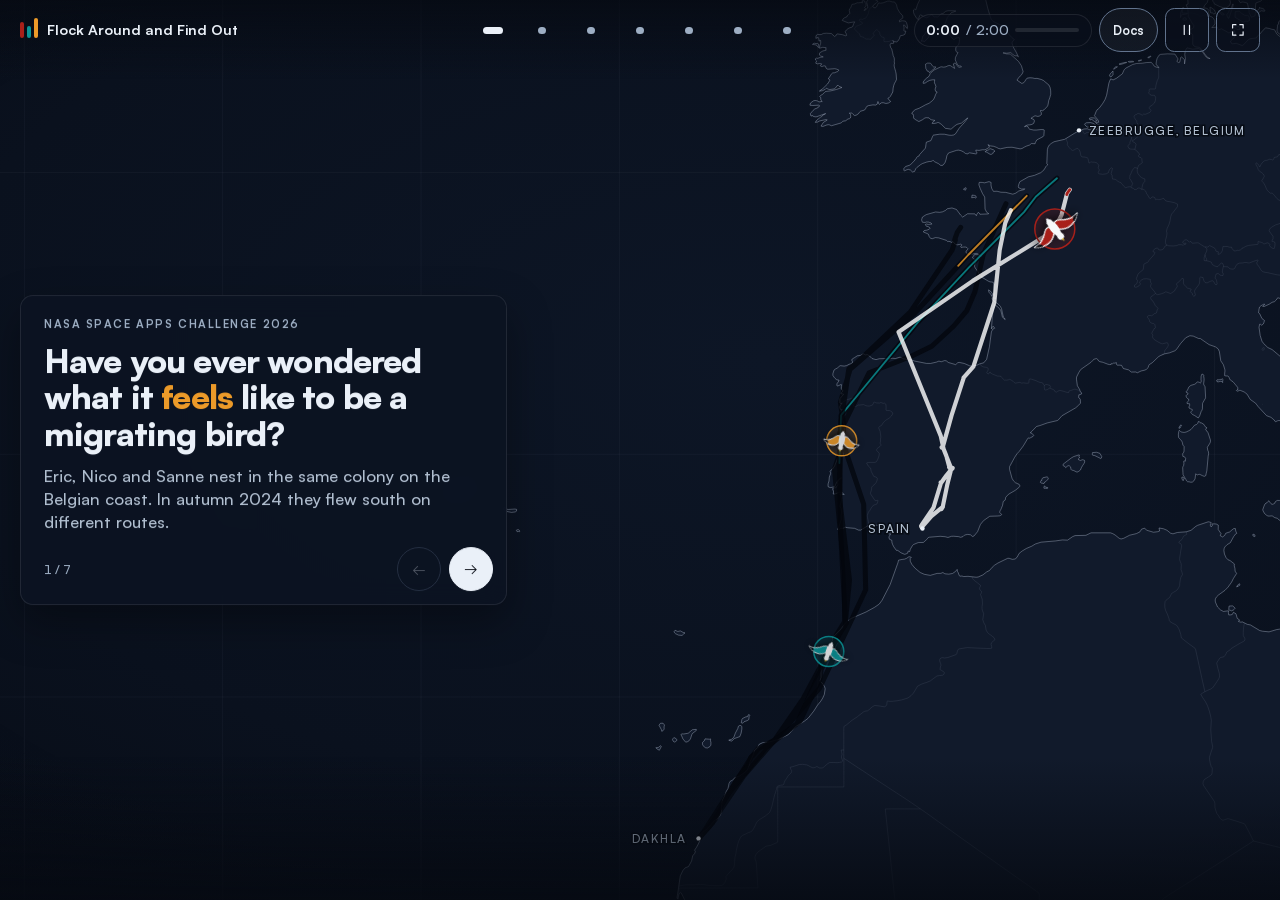
<file: index.html>
<!DOCTYPE html>
<html xmlns="http://www.w3.org/1999/xhtml" lang="en" xml:lang="en"><head>

<meta charset="utf-8">
<meta name="generator" content="quarto-1.9.38">

<meta name="viewport" content="width=device-width, initial-scale=1.0, user-scalable=yes">

<meta name="description" content="Follow three birds through a map and sound, with NASA temperature images and ERA5 wind">

<title>Flock Around and Find Out | Hear three gulls migrate</title>
<style>
/* Default styles provided by pandoc.
** See https://pandoc.org/MANUAL.html#variables-for-html for config info.
*/
code{white-space: pre-wrap;}
span.smallcaps{font-variant: small-caps;}
div.columns{display: flex; gap: min(4vw, 1.5em);}
div.column{flex: auto; overflow-x: auto;}
div.hanging-indent{margin-left: 1.5em; text-indent: -1.5em;}
ul.task-list{list-style: none;}
ul.task-list li input[type="checkbox"] {
  width: 0.8em;
  margin: 0 0.8em 0.2em -1em; /* quarto-specific, see https://github.com/quarto-dev/quarto-cli/issues/4556 */ 
  vertical-align: middle;
}
.display.math{display: block; text-align: center; margin: 0.5rem auto;}
</style>


<meta name="viewport" content="width=device-width, initial-scale=1, viewport-fit=cover">
<meta name="theme-color" content="#060a12">
<link rel="icon" href="data:image/svg+xml,%3Csvg xmlns='http://www.w3.org/2000/svg' viewBox='0 0 16 16'%3E%3Crect x='2' y='4' width='3' height='8' rx='1.5' fill='%23a8201a'/%3E%3Crect x='6.5' y='6' width='3' height='6' rx='1.5' fill='%230a9396'/%3E%3Crect x='11' y='2' width='3' height='10' rx='1.5' fill='%23ec9a29'/%3E%3C/svg%3E">
<link rel="preload" href="assets/data/daily.json" as="fetch" crossorigin="">
<link rel="preload" href="assets/data/countries-50m.json" as="fetch" crossorigin="">
<link rel="preload" href="assets/fonts/satoshi-500.woff2" as="font" type="font/woff2" crossorigin="">
<link rel="preload" href="assets/fonts/satoshi-700.woff2" as="font" type="font/woff2" crossorigin="">


<link rel="stylesheet" href="assets/css/app.css">
</head>

<body>





<main id="app" class="app" data-chapter="0"><header id="title-block-header" class="quarto-title-block"></header>
  <h1 class="sr-only">Flock Around and Find Out</h1>

  <!-- stack order: EIC raster, ERA5 wind, vectors -->
  <div class="map" id="map" aria-label="Interactive migration map">
    <canvas id="layer-eic" class="map-layer"></canvas>
    <canvas id="layer-wind" class="map-layer"></canvas>
    <svg id="layer-vector" class="map-layer" role="img" aria-labelledby="map-label">
      <title id="map-label">Routes of three gulls between Belgium and West Africa over a NASA temperature layer</title>
      <g class="g-viewport">
        <g class="g-graticule"></g>
        <g class="g-land"></g>
        <g class="g-routes"></g>
        <g class="g-stops"></g>
        <g class="g-places"></g>
      </g>
      <g class="g-arrow"></g>
      <g class="g-dot"></g>
      <g class="g-preview"></g>
    </svg>
    <div class="map-vignette" aria-hidden="true"></div>
  </div>
  <div class="temperature-key is-off" id="temperature-key"><span>Cooler</span><i id="map-temp-key"></i><span>Warmer</span></div>
  <header class="hud-top">
    <div class="brand"><span class="brand-mark" aria-hidden="true"><i></i><i></i><i></i></span><span class="brand-name">Flock Around and Find Out</span></div>
    <nav class="chapter-dots" aria-label="Chapters"></nav>
    <label class="sr-only" for="mobile-chapter">Chapter</label><select id="mobile-chapter" class="mobile-chapter" aria-label="Chapter"></select>
    <div class="hud-actions">
      <div class="pitch-timer" id="pitch-timer" title="Two-minute pitch timer">
        <span class="pt-time" id="pt-time">0:00</span><span class="pt-total">/ 2:00</span>
        <span class="pt-bar"><i id="pt-fill"></i></span>
      </div>
      <a class="ghost docs-link" href="documentation.html">Docs</a>
      <button type="button" class="icon-btn" id="btn-motion" aria-pressed="true" aria-label="Pause map animation" title="Pause map animation"><svg viewbox="0 0 24 24" aria-hidden="true"><path d="M8 5v14M16 5v14"></path></svg></button>
      <button type="button" class="icon-btn" id="btn-fullscreen" title="Fullscreen (F)" aria-label="Fullscreen">
        <svg viewbox="0 0 24 24" aria-hidden="true"><path d="M4 9V4h5M20 9V4h-5M4 15v5h5M20 15v5h-5"></path></svg>
      </button>
    </div>
  </header>
  <section class="story" aria-live="polite">
    <div class="story-inner" id="story"><p class="lede">Loading the journeys…</p></div>
    <div class="story-nav">
      <span class="story-count" id="story-count">1 / 7</span>
      <button type="button" class="nav-btn" id="btn-prev" aria-label="Previous chapter">←</button>
      <button type="button" class="nav-btn nav-next" id="btn-next" aria-label="Next chapter">→</button>
    </div>
  </section>
  <aside class="layers" aria-label="Layers and sound stems">
    <p class="panel-title">Choose what to hear</p>
    <div class="layer-list" id="layer-list"></div>
    <div class="legend">
      <div class="legend-row"><span>Cooler</span><i class="legend-temp" id="legend-temp"></i><span>Warmer</span></div>
    </div>
  </aside>
  <footer class="dock" aria-label="Player">
    <div class="bird-chips" role="group" aria-label="Choose a bird"></div>
    <button type="button" class="play" id="btn-play" aria-pressed="false" aria-label="Play">
      <svg class="i-play" viewbox="0 0 24 24" aria-hidden="true"><path d="M8 5v14l11-7z"></path></svg>
      <svg class="i-pause" viewbox="0 0 24 24" aria-hidden="true"><path d="M7 5h4v14H7zM13 5h4v14h-4z"></path></svg>
    </button>
    <div class="timeline">
      <svg id="timeline" aria-hidden="true"></svg>
      <label class="sr-only" for="journey-position">Journey position</label>
      <input id="journey-position" class="journey-position" type="range" min="0" max="30" step="0.05" value="0">
    </div>
    <dl class="readouts">
      <div><dt>Date</dt><dd id="ro-date">Loading</dd></div>
      <div><dt>Daily travel</dt><dd id="ro-km">Loading</dd></div>
      <div><dt>Image colour</dt><dd id="ro-temp"><i class="swatch"></i><span>Loading</span></dd></div>
      <div><dt>Wind</dt><dd id="ro-wind">Unavailable</dd></div>
    </dl>
  </footer>

  <p class="toast" id="toast" role="status" aria-live="polite"></p>
</main>
<dialog id="presenter" class="presenter" aria-labelledby="pv-title">
  <header class="pv-head">
    <div class="pv-timer"><b id="pv-time">0:00</b><span>/ 2:00</span></div>
    <div class="pv-bar" id="pv-bar"></div>
    <button type="button" class="ghost" id="pv-reset">Reset timer</button>
    <button type="button" class="ghost" id="pv-close">Close notes</button>
  </header>
  <div class="pv-main">
    <section class="pv-now">
      <p class="pv-label">Now · <span id="pv-chapter"></span> · <span id="pv-seconds"></span></p>
      <h2 id="pv-title"></h2>
      <p class="pv-script" id="pv-script"></p>
      <p class="pv-cue" id="pv-cue"></p>
    </section>
    <aside class="pv-next">
      <p class="pv-label">Next</p>
      <h2 id="pv-next"></h2>
    </aside>
  </div>
  <footer class="pv-foot">
    <button type="button" class="nav-btn" id="pv-prev" aria-label="Previous chapter">←</button>
    <button type="button" class="nav-btn nav-next" id="pv-go" aria-label="Next chapter">→</button>
  </footer>
</dialog>

<script src="assets/vendor/d3.v7.9.0.min.js"></script>
<script src="assets/vendor/topojson-client.v3.1.0.min.js"></script>
<script src="assets/js/kettle-sound.js"></script>
<script src="assets/js/app.js"></script>






</body></html>
</file>
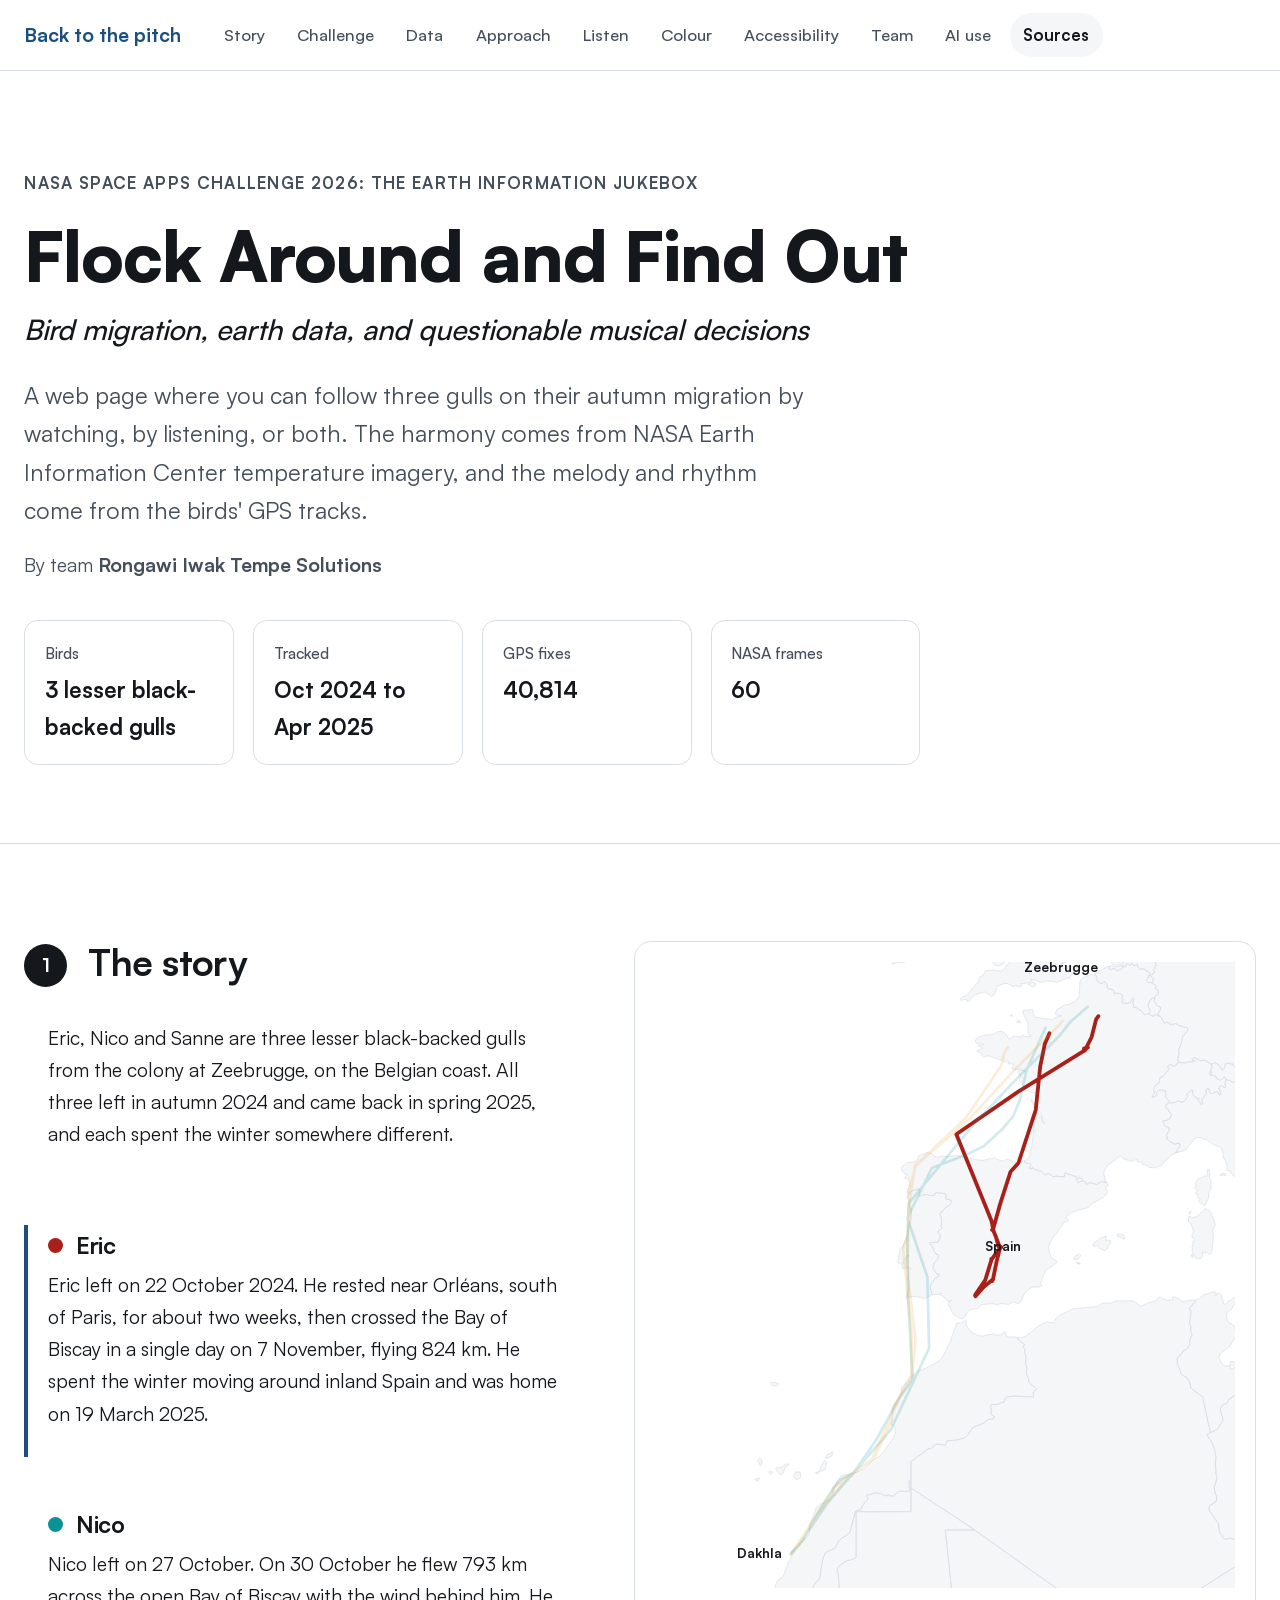
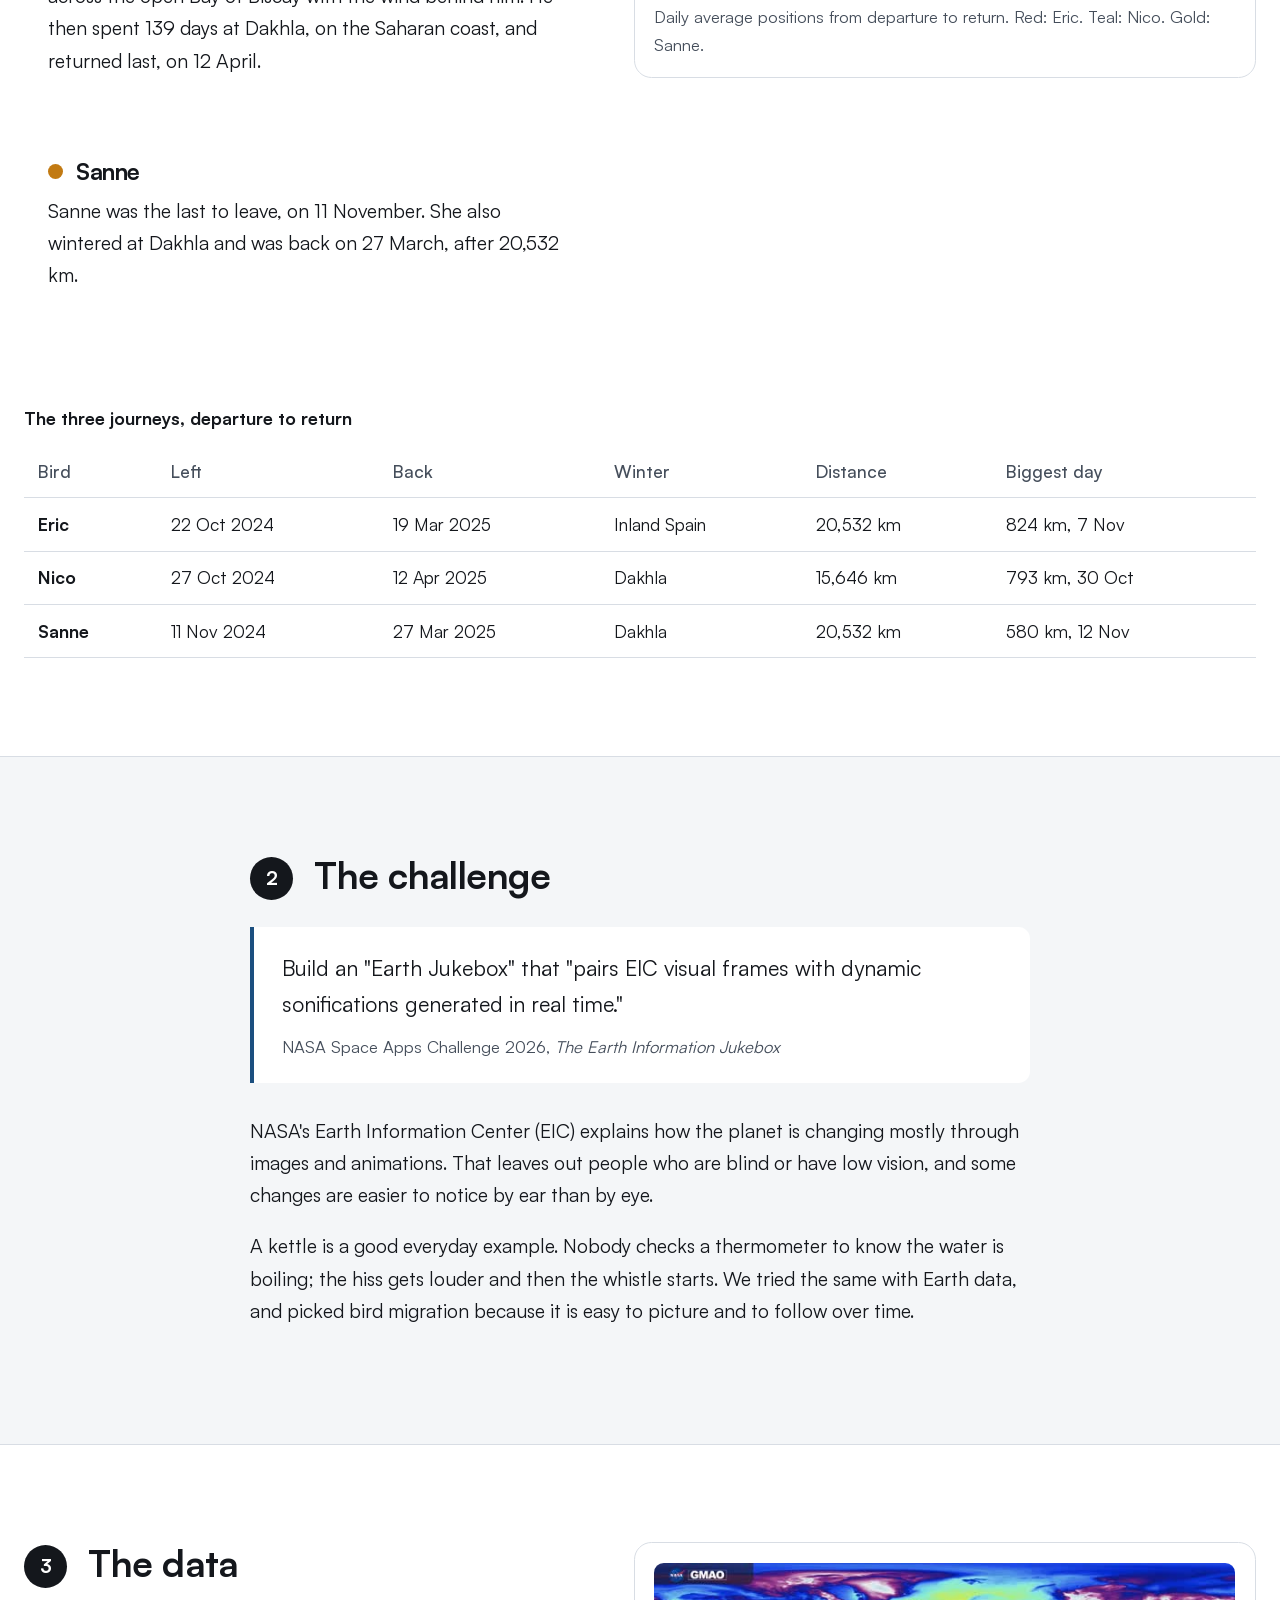
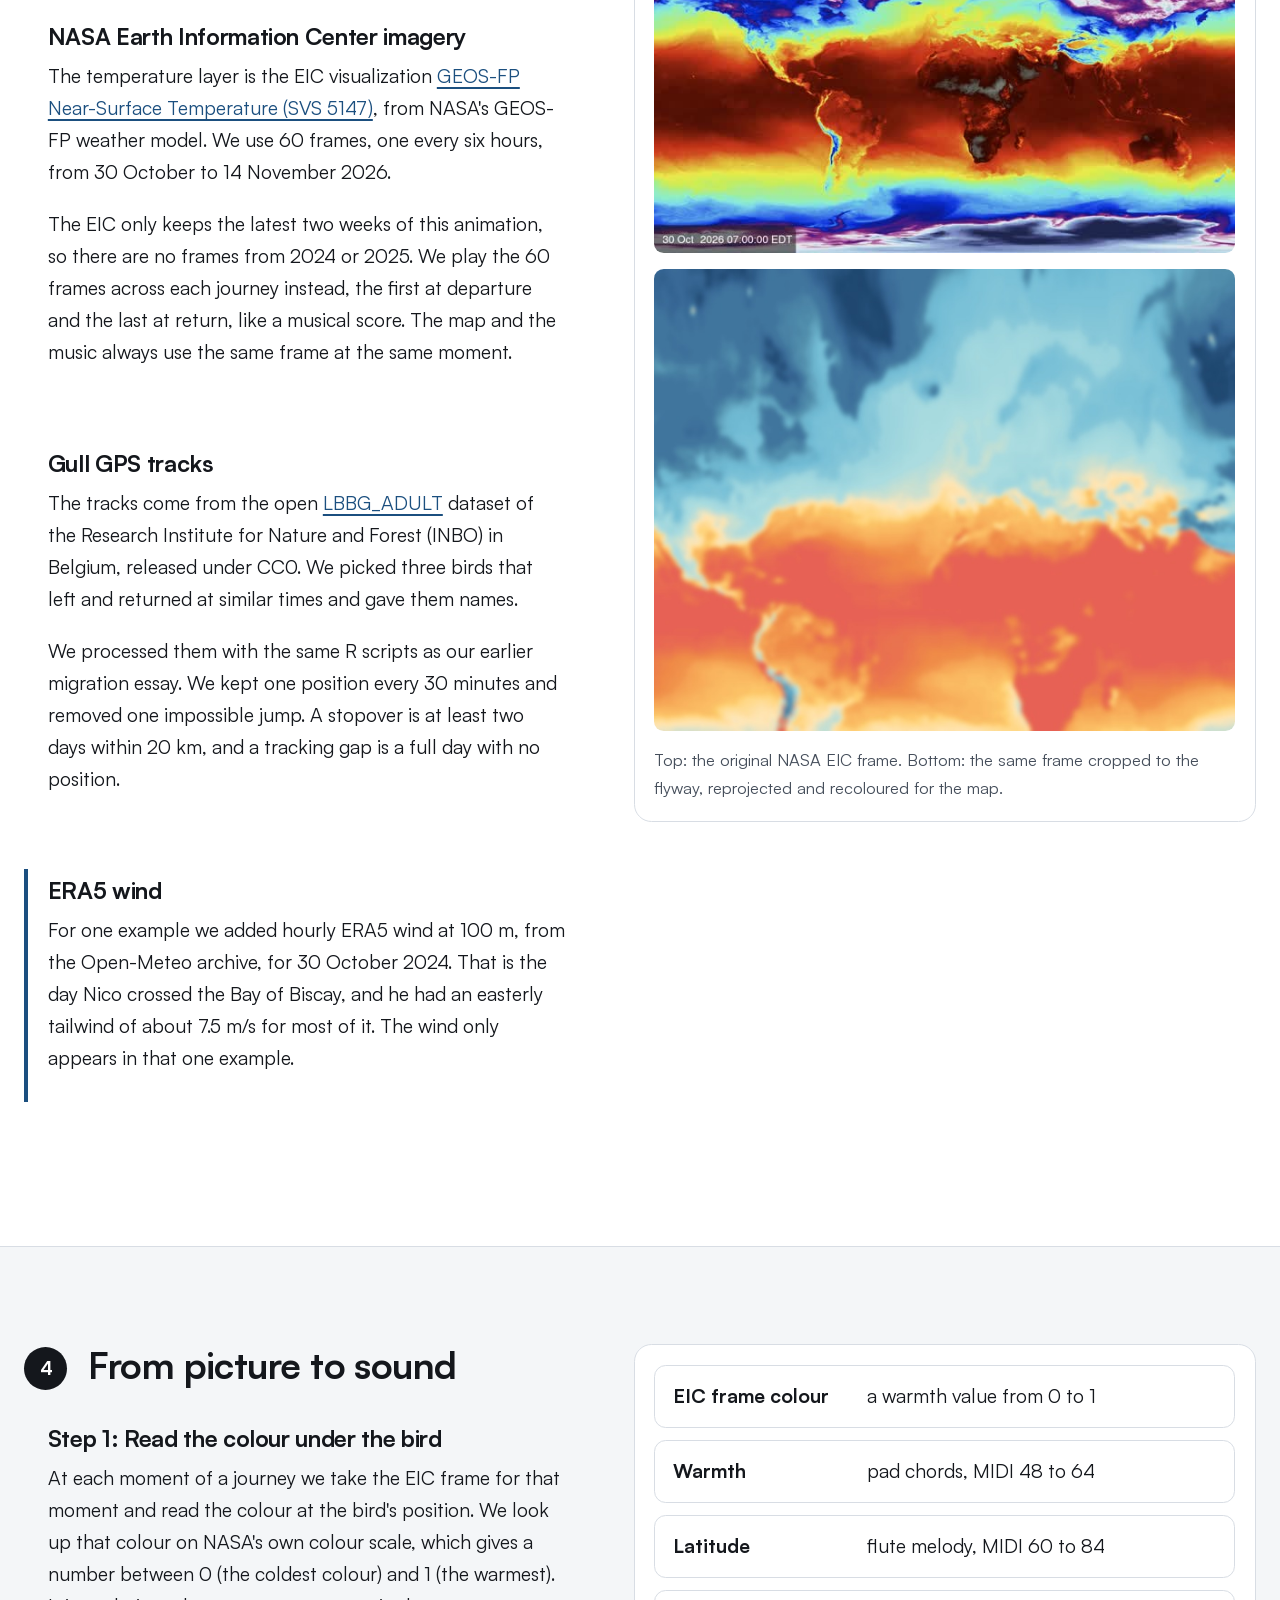
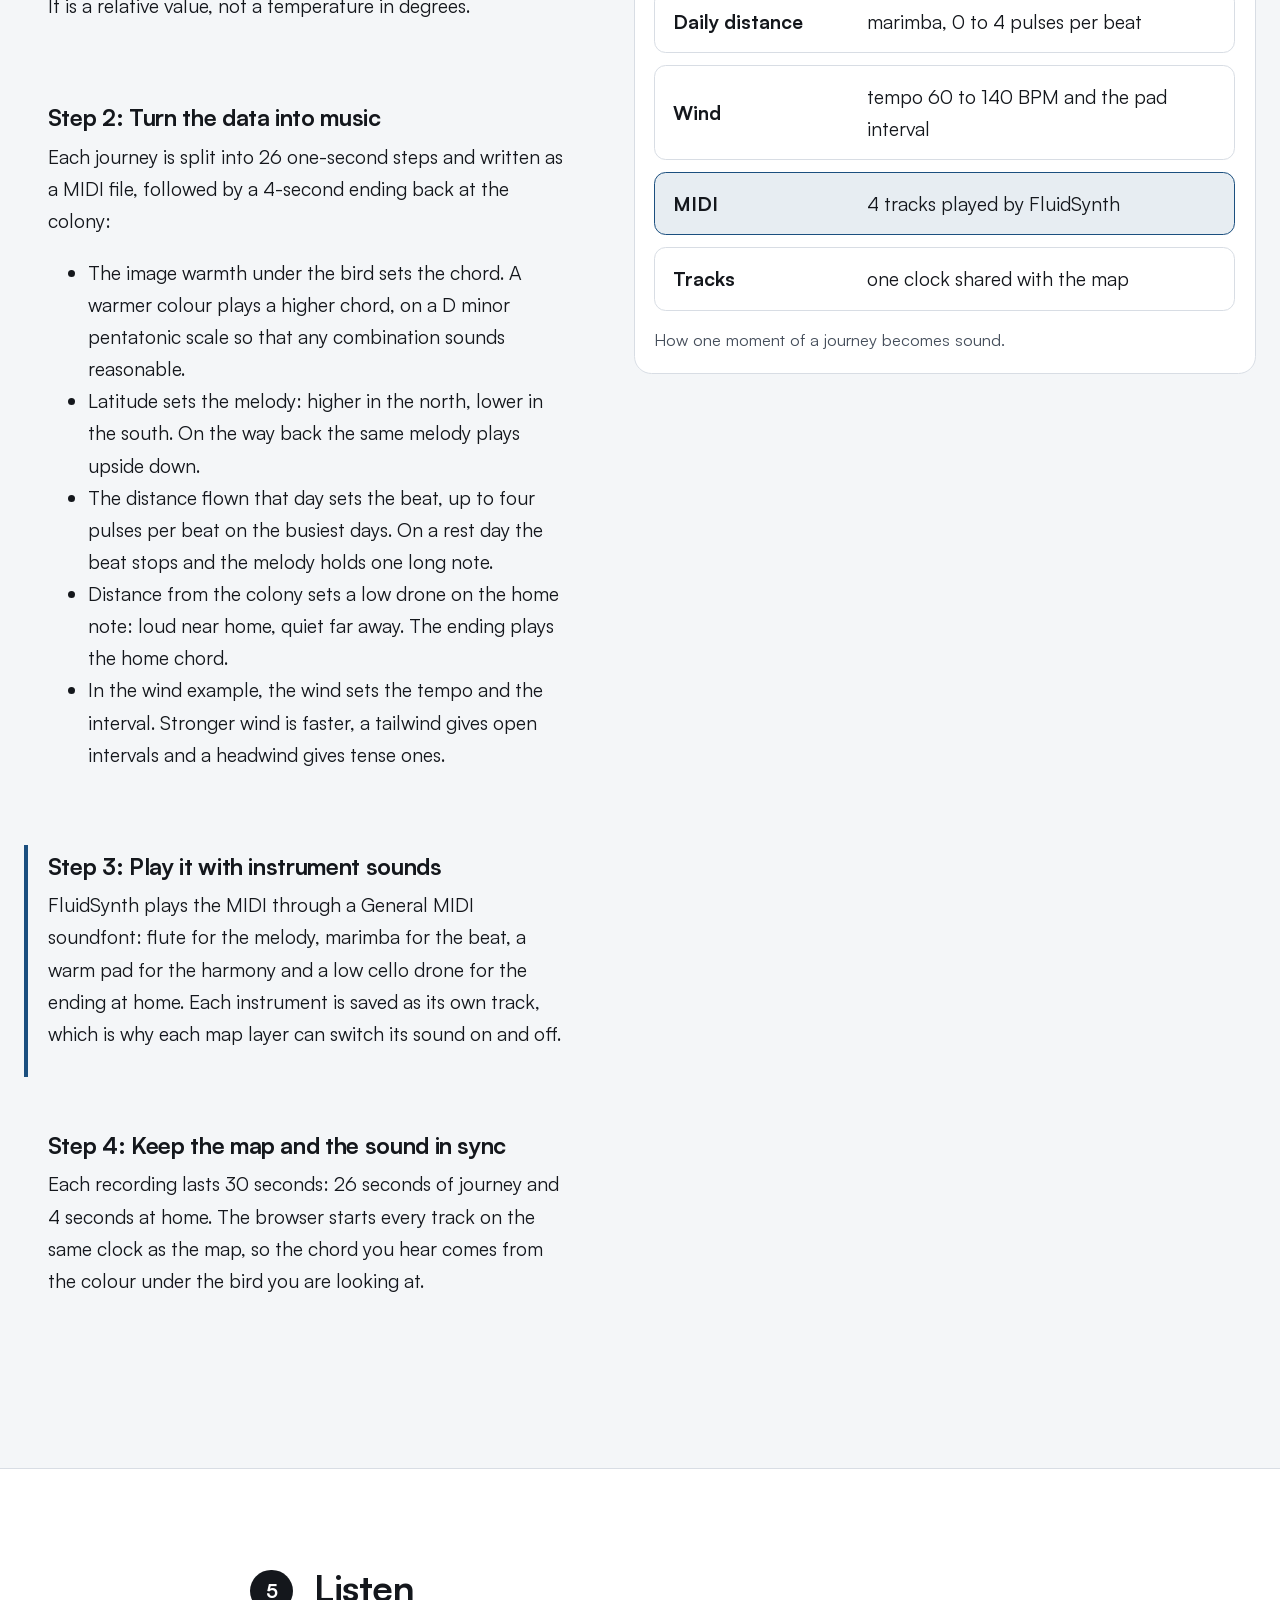
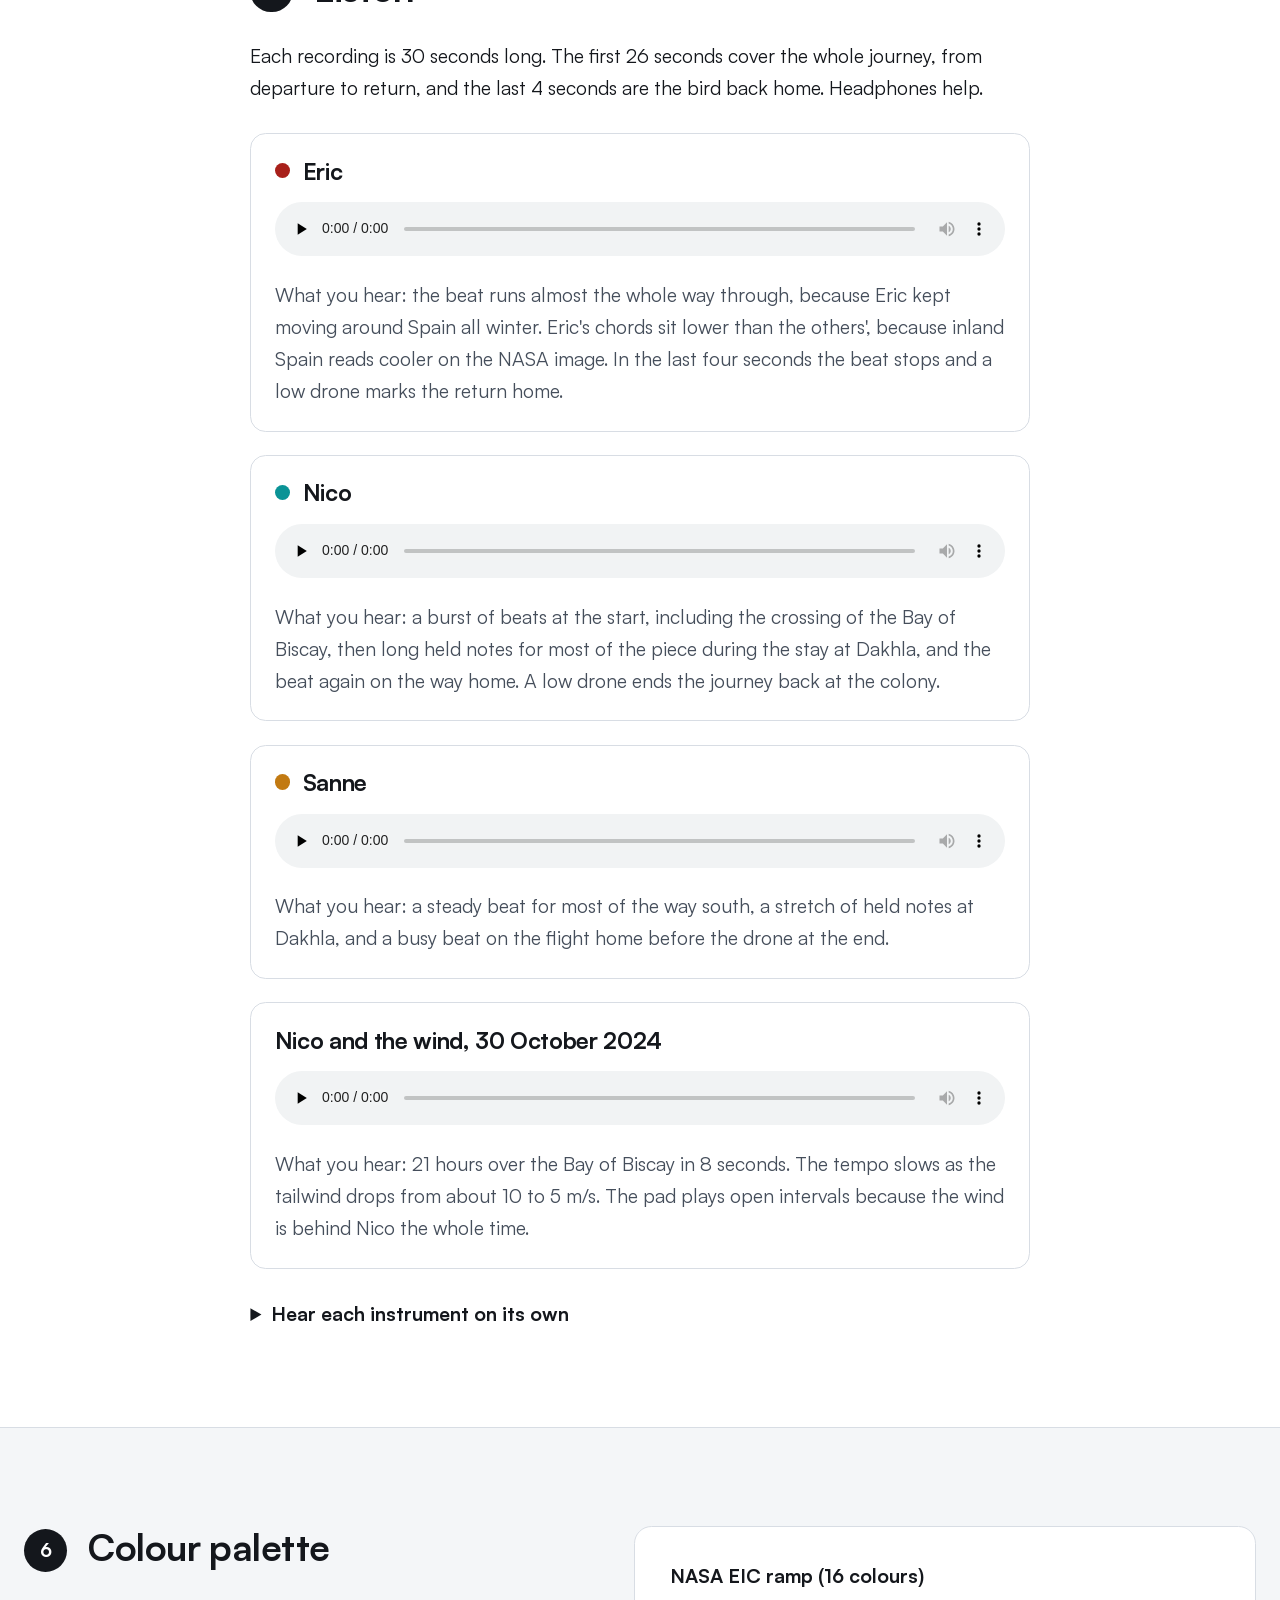
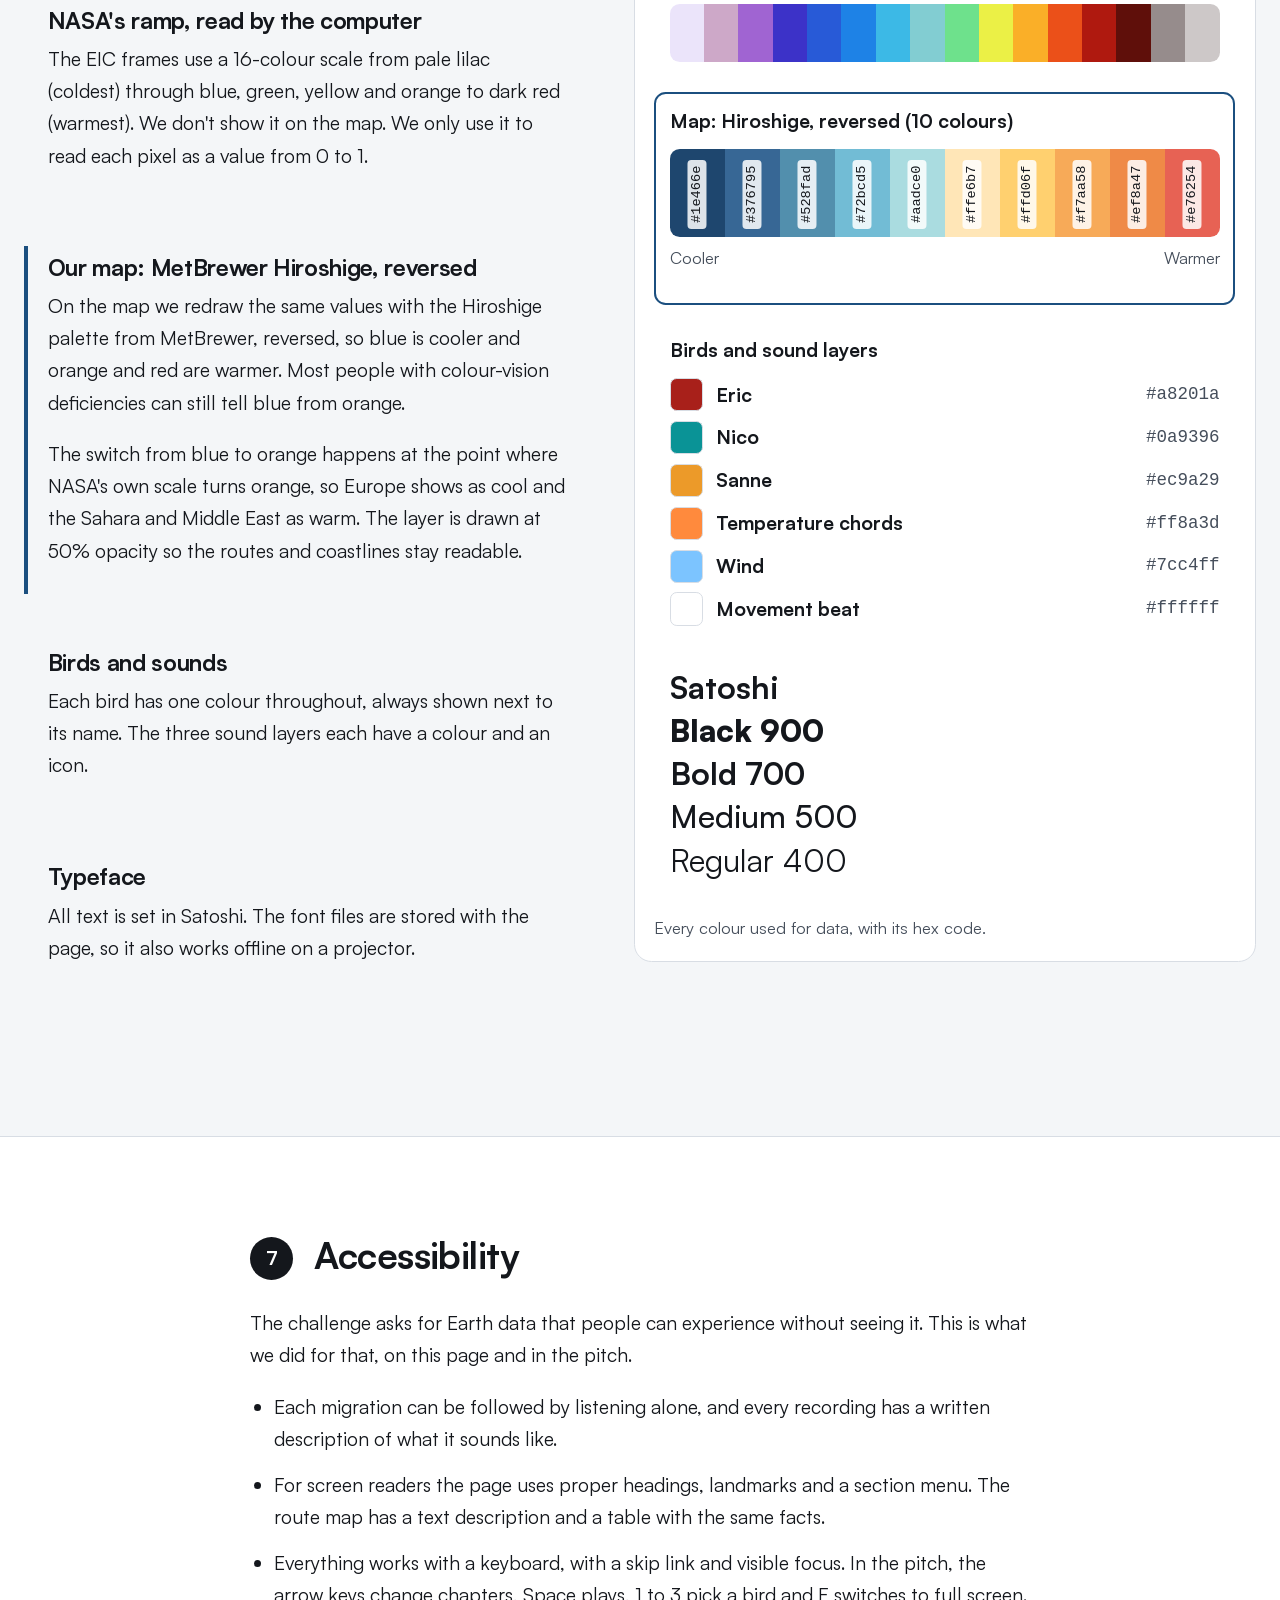
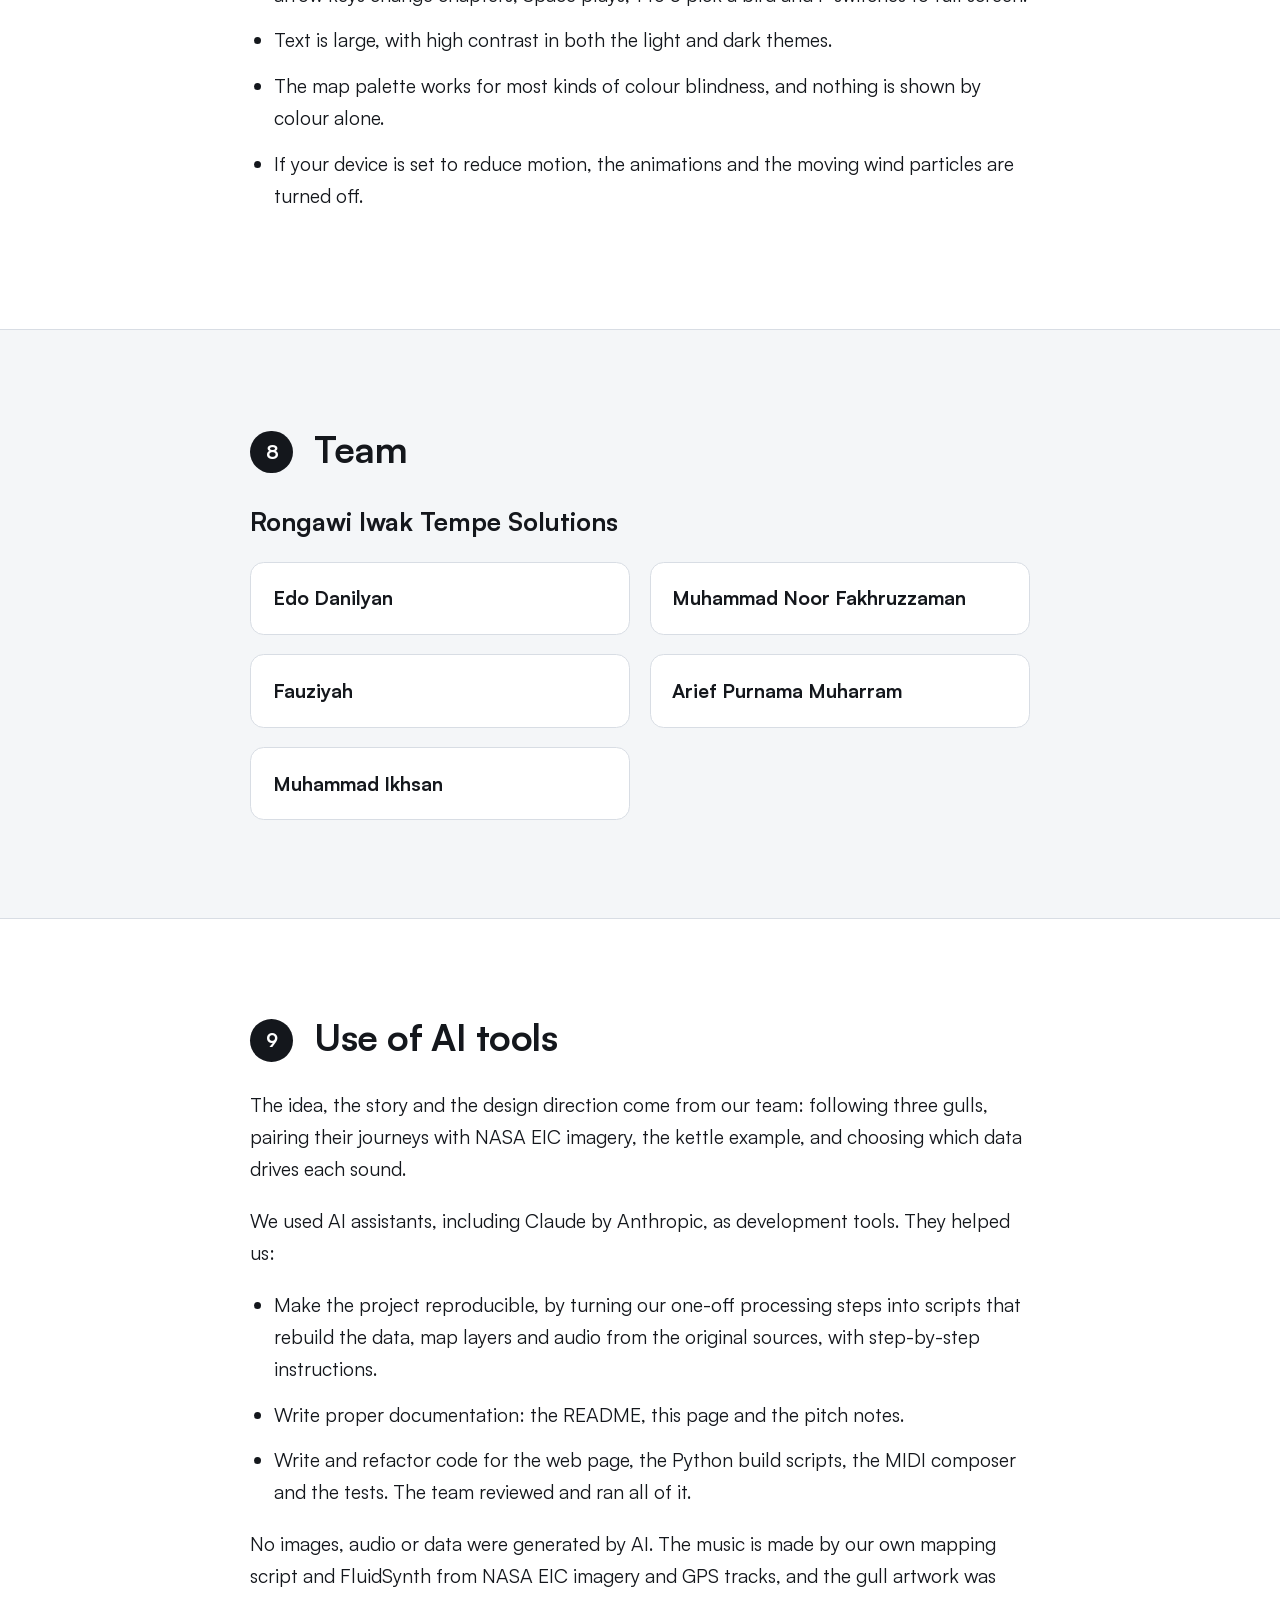
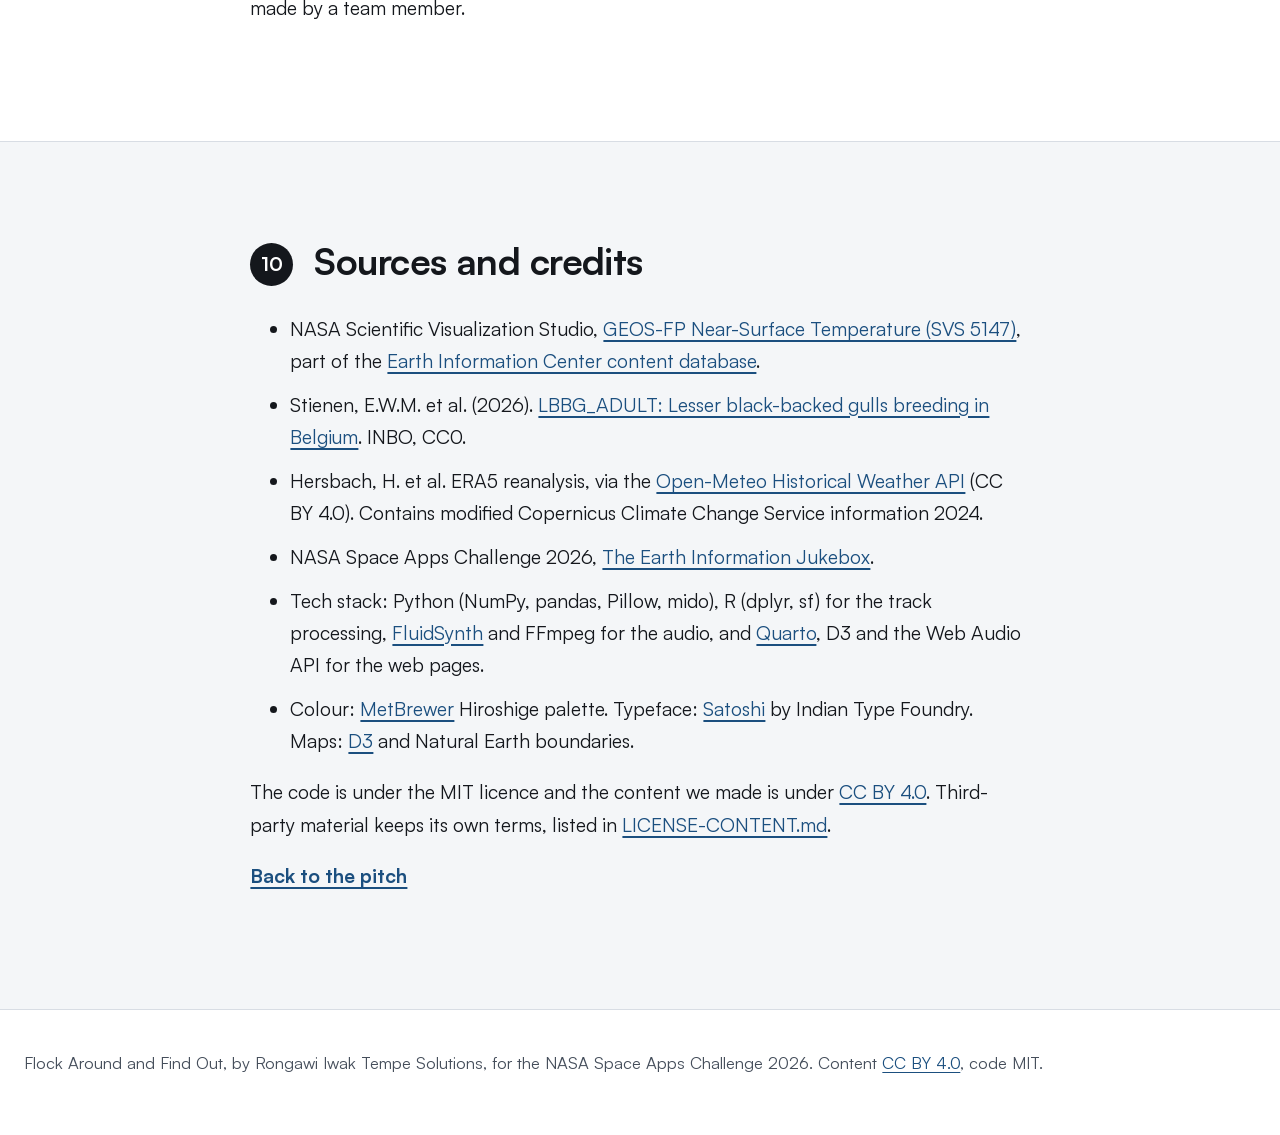
<file: documentation.html>
<!DOCTYPE html>
<html xmlns="http://www.w3.org/1999/xhtml" lang="en" xml:lang="en"><head>

<meta charset="utf-8">
<meta name="generator" content="quarto-1.9.38">

<meta name="viewport" content="width=device-width, initial-scale=1.0, user-scalable=yes">

<meta name="description" content="How Flock Around and Find Out turns NASA Earth Information Center imagery and three gull migrations into sound">

<title>Flock Around and Find Out | Full documentation</title>
<style>
/* Default styles provided by pandoc.
** See https://pandoc.org/MANUAL.html#variables-for-html for config info.
*/
code{white-space: pre-wrap;}
span.smallcaps{font-variant: small-caps;}
div.columns{display: flex; gap: min(4vw, 1.5em);}
div.column{flex: auto; overflow-x: auto;}
div.hanging-indent{margin-left: 1.5em; text-indent: -1.5em;}
ul.task-list{list-style: none;}
ul.task-list li input[type="checkbox"] {
  width: 0.8em;
  margin: 0 0.8em 0.2em -1em; /* quarto-specific, see https://github.com/quarto-dev/quarto-cli/issues/4556 */ 
  vertical-align: middle;
}
.display.math{display: block; text-align: center; margin: 0.5rem auto;}
</style>


<meta name="viewport" content="width=device-width, initial-scale=1, viewport-fit=cover">
<meta name="color-scheme" content="light dark">
<link rel="icon" href="data:image/svg+xml,%3Csvg xmlns='http://www.w3.org/2000/svg' viewBox='0 0 16 16'%3E%3Crect x='2' y='4' width='3' height='8' rx='1.5' fill='%23a8201a'/%3E%3Crect x='6.5' y='6' width='3' height='6' rx='1.5' fill='%230a9396'/%3E%3Crect x='11' y='2' width='3' height='10' rx='1.5' fill='%23ec9a29'/%3E%3C/svg%3E">
<link rel="preload" href="assets/fonts/satoshi-400.woff2" as="font" type="font/woff2" crossorigin="">
<link rel="preload" href="assets/fonts/satoshi-700.woff2" as="font" type="font/woff2" crossorigin="">


<link rel="stylesheet" href="assets/css/docs.css">
</head>

<body>





<a class="skip" href="#main">Skip to the documentation</a>

<header class="site-head">
  <div class="wrap head-row">
    <a class="back" href="index.html">Back to the pitch</a>
    <nav aria-label="Sections" class="toc">
      <ul>
        <li><a href="#story">Story</a></li>
        <li><a href="#challenge">Challenge</a></li>
        <li><a href="#data">Data</a></li>
        <li><a href="#approach">Approach</a></li>
        <li><a href="#listen">Listen</a></li>
        <li><a href="#palette">Colour</a></li>
        <li><a href="#access">Accessibility</a></li>
        <li><a href="#team">Team</a></li>
        <li><a href="#ai">AI use</a></li>
        <li><a href="#sources">Sources</a></li>
      </ul>
    </nav>
  </div>
</header>

<main id="main"><header id="title-block-header" class="quarto-title-block"></header>
  <section class="hero wrap" aria-labelledby="title">
    <p class="eyebrow">NASA Space Apps Challenge 2026: The Earth Information Jukebox</p>
    <h1 id="title">Flock Around and Find Out</h1>
    <p class="tagline">Bird migration, earth data, and questionable musical decisions</p>
    <p class="lead">A web page where you can follow three gulls on their autumn migration by watching, by listening, or both. The harmony comes from NASA Earth Information Center temperature imagery, and the melody and rhythm come from the birds' GPS tracks.</p>
    <p class="byline">By team <strong>Rongawi Iwak Tempe Solutions</strong></p>
    <dl class="facts">
      <div><dt>Birds</dt><dd>3 lesser black-backed gulls</dd></div>
      <div><dt>Tracked</dt><dd>Oct 2024 to Apr 2025</dd></div>
      <div><dt>GPS fixes</dt><dd>40,814</dd></div>
      <div><dt>NASA frames</dt><dd>60</dd></div>
    </dl>
  </section>

  <!-- story -->
  <section id="story" class="chapter" aria-labelledby="story-h">
    <div class="wrap scrolly">
      <div class="steps">
        <h2 id="story-h"><span class="num">1</span> The story</h2>
        <div class="step" data-step="all">
          <p>Eric, Nico and Sanne are three lesser black-backed gulls from the colony at Zeebrugge, on the Belgian coast. All three left in autumn 2024 and came back in spring 2025, and each spent the winter somewhere different.</p>
        </div>
        <div class="step" data-step="Eric">
          <h3><span class="dot eric" aria-hidden="true"></span> Eric</h3>
          <p>Eric left on 22 October 2024. He rested near Orléans, south of Paris, for about two weeks, then crossed the Bay of Biscay in a single day on 7 November, flying 824 km. He spent the winter moving around inland Spain and was home on 19 March 2025.</p>
        </div>
        <div class="step" data-step="Nico">
          <h3><span class="dot nico" aria-hidden="true"></span> Nico</h3>
          <p>Nico left on 27 October. On 30 October he flew 793 km across the open Bay of Biscay with the wind behind him. He then spent 139 days at Dakhla, on the Saharan coast, and returned last, on 12 April.</p>
        </div>
        <div class="step" data-step="Sanne">
          <h3><span class="dot sanne" aria-hidden="true"></span> Sanne</h3>
          <p>Sanne was the last to leave, on 11 November. She also wintered at Dakhla and was back on 27 March, after 20,532 km.</p>
        </div>
      </div>
      <figure class="stage" aria-labelledby="route-cap">
        <div id="route-map" class="route-map" role="img" aria-label="Map of three routes from Belgium: Eric's ends in central and southern Spain, Nico's and Sanne's follow the Atlantic coast to Dakhla."></div>
        <figcaption id="route-cap">Daily average positions from departure to return. Red: Eric. Teal: Nico. Gold: Sanne.</figcaption>
      </figure>
    </div>
    <div class="wrap">
      <div class="table-scroll" role="region" aria-labelledby="journeys-cap" tabindex="0">
      
<table class="data-table caption-top">
<caption>The three journeys, departure to return</caption>
<thead>
<tr class="header">
<th data-quarto-table-cell-role="th" scope="col">Bird</th>
<th data-quarto-table-cell-role="th" scope="col">Left</th>
<th data-quarto-table-cell-role="th" scope="col">Back</th>
<th data-quarto-table-cell-role="th" scope="col">Winter</th>
<th data-quarto-table-cell-role="th" scope="col">Distance</th>
<th data-quarto-table-cell-role="th" scope="col">Biggest day</th>
</tr>
</thead>
<tbody>
<tr class="odd">
<th data-quarto-table-cell-role="th" scope="row">Eric</th>
<td>22 Oct 2024</td>
<td>19 Mar 2025</td>
<td>Inland Spain</td>
<td>20,532 km</td>
<td>824 km, 7 Nov</td>
</tr>
<tr class="even">
<th data-quarto-table-cell-role="th" scope="row">Nico</th>
<td>27 Oct 2024</td>
<td>12 Apr 2025</td>
<td>Dakhla</td>
<td>15,646 km</td>
<td>793 km, 30 Oct</td>
</tr>
<tr class="odd">
<th data-quarto-table-cell-role="th" scope="row">Sanne</th>
<td>11 Nov 2024</td>
<td>27 Mar 2025</td>
<td>Dakhla</td>
<td>20,532 km</td>
<td>580 km, 12 Nov</td>
</tr>
</tbody>
</table>

      </div>
    </div>
  </section>

  <!-- challenge -->
  <section id="challenge" class="chapter alt" aria-labelledby="challenge-h">
    <div class="wrap narrow">
      <h2 id="challenge-h"><span class="num">2</span> The challenge</h2>
      <blockquote>
        <p>Build an "Earth Jukebox" that "pairs EIC visual frames with dynamic sonifications generated in real time."</p>
        <footer>NASA Space Apps Challenge 2026, <cite>The Earth Information Jukebox</cite></footer>
      </blockquote>
      <p>NASA's Earth Information Center (EIC) explains how the planet is changing mostly through images and animations. That leaves out people who are blind or have low vision, and some changes are easier to notice by ear than by eye.</p>
      <p>A kettle is a good everyday example. Nobody checks a thermometer to know the water is boiling; the hiss gets louder and then the whistle starts. We tried the same with Earth data, and picked bird migration because it is easy to picture and to follow over time.</p>
    </div>
  </section>

  <!-- data -->
  <section id="data" class="chapter" aria-labelledby="data-h">
    <div class="wrap scrolly">
      <div class="steps">
        <h2 id="data-h"><span class="num">3</span> The data</h2>
        <div class="step" data-step="eic">
          <h3>NASA Earth Information Center imagery</h3>
          <p>The temperature layer is the EIC visualization <a href="https://svs.gsfc.nasa.gov/5147/">GEOS-FP Near-Surface Temperature (SVS 5147)</a>, from NASA's GEOS-FP weather model. We use 60 frames, one every six hours, from 30 October to 14 November 2026.</p>
          <p>The EIC only keeps the latest two weeks of this animation, so there are no frames from 2024 or 2025. We play the 60 frames across each journey instead, the first at departure and the last at return, like a musical score. The map and the music always use the same frame at the same moment.</p>
        </div>
        <div class="step" data-step="tracks">
          <h3>Gull GPS tracks</h3>
          <p>The tracks come from the open <a href="https://doi.org/10.5281/zenodo.22083084">LBBG_ADULT</a> dataset of the Research Institute for Nature and Forest (INBO) in Belgium, released under CC0. We picked three birds that left and returned at similar times and gave them names.</p>
          <p>We processed them with the same R scripts as our earlier migration essay. We kept one position every 30 minutes and removed one impossible jump. A stopover is at least two days within 20 km, and a tracking gap is a full day with no position.</p>
        </div>
        <div class="step" data-step="wind">
          <h3>ERA5 wind</h3>
          <p>For one example we added hourly ERA5 wind at 100 m, from the Open-Meteo archive, for 30 October 2024. That is the day Nico crossed the Bay of Biscay, and he had an easterly tailwind of about 7.5 m/s for most of it. The wind only appears in that one example.</p>
        </div>
      </div>
      <figure class="stage frames" aria-labelledby="frame-cap">
        <div class="frame-pair">
          <img src="assets/eic-temperature/frame-001.jpg" width="640" height="320" alt="NASA EIC global near-surface temperature frame for 30 October 2026, in NASA's colours: purple and blue near the poles, yellow, orange and red near the equator.">
          <img src="assets/eic-map/frame-001.jpg" width="820" height="652" alt="The same frame reprojected over Europe and North Africa and recoloured: blue over northern Europe, orange and red over the Sahara.">
        </div>
        <figcaption id="frame-cap">Top: the original NASA EIC frame. Bottom: the same frame cropped to the flyway, reprojected and recoloured for the map.</figcaption>
      </figure>
    </div>
  </section>

  <!-- approach -->
  <section id="approach" class="chapter alt" aria-labelledby="approach-h">
    <div class="wrap scrolly">
      <div class="steps">
        <h2 id="approach-h"><span class="num">4</span> From picture to sound</h2>
        <div class="step" data-step="read">
          <h3>Step 1: Read the colour under the bird</h3>
          <p>At each moment of a journey we take the EIC frame for that moment and read the colour at the bird's position. We look up that colour on NASA's own colour scale, which gives a number between 0 (the coldest colour) and 1 (the warmest). It is a relative value, not a temperature in degrees.</p>
        </div>
        <div class="step" data-step="compose">
          <h3>Step 2: Turn the data into music</h3>
          <p>Each journey is split into 26 one-second steps and written as a MIDI file, followed by a 4-second ending back at the colony:</p>
          <ul>
            <li>The image warmth under the bird sets the chord. A warmer colour plays a higher chord, on a D minor pentatonic scale so that any combination sounds reasonable.</li>
            <li>Latitude sets the melody: higher in the north, lower in the south. On the way back the same melody plays upside down.</li>
            <li>The distance flown that day sets the beat, up to four pulses per beat on the busiest days. On a rest day the beat stops and the melody holds one long note.</li>
            <li>Distance from the colony sets a low drone on the home note: loud near home, quiet far away. The ending plays the home chord.</li>
            <li>In the wind example, the wind sets the tempo and the interval. Stronger wind is faster, a tailwind gives open intervals and a headwind gives tense ones.</li>
          </ul>
        </div>
        <div class="step" data-step="render">
          <h3>Step 3: Play it with instrument sounds</h3>
          <p>FluidSynth plays the MIDI through a General MIDI soundfont: flute for the melody, marimba for the beat, a warm pad for the harmony and a low cello drone for the ending at home. Each instrument is saved as its own track, which is why each map layer can switch its sound on and off.</p>
        </div>
        <div class="step" data-step="sync">
          <h3>Step 4: Keep the map and the sound in sync</h3>
          <p>Each recording lasts 30 seconds: 26 seconds of journey and 4 seconds at home. The browser starts every track on the same clock as the map, so the chord you hear comes from the colour under the bird you are looking at.</p>
        </div>
      </div>
      <figure class="stage" aria-labelledby="map-cap">
        <ol class="pipeline">
          <li data-for="read"><span class="pi-label">EIC frame colour</span><span class="pi-out">a warmth value from 0 to 1</span></li>
          <li data-for="compose"><span class="pi-label">Warmth</span><span class="pi-out">pad chords, MIDI 48 to 64</span></li>
          <li data-for="compose"><span class="pi-label">Latitude</span><span class="pi-out">flute melody, MIDI 60 to 84</span></li>
          <li data-for="compose"><span class="pi-label">Daily distance</span><span class="pi-out">marimba, 0 to 4 pulses per beat</span></li>
          <li data-for="compose"><span class="pi-label">Wind</span><span class="pi-out">tempo 60 to 140 BPM and the pad interval</span></li>
          <li data-for="render"><span class="pi-label">MIDI</span><span class="pi-out">4 tracks played by FluidSynth</span></li>
          <li data-for="sync"><span class="pi-label">Tracks</span><span class="pi-out">one clock shared with the map</span></li>
        </ol>
        <figcaption id="map-cap">How one moment of a journey becomes sound.</figcaption>
      </figure>
    </div>
  </section>

  <!-- listen -->
  <section id="listen" class="chapter" aria-labelledby="listen-h">
    <div class="wrap narrow">
      <h2 id="listen-h"><span class="num">5</span> Listen</h2>
      <p>Each recording is 30 seconds long. The first 26 seconds cover the whole journey, from departure to return, and the last 4 seconds are the bird back home. Headphones help.</p>
      <div class="listen">
        <article class="clip">
          <h3><span class="dot eric" aria-hidden="true"></span> Eric</h3>
          <audio controls="" preload="none" src="assets/audio/eric.mp3" aria-describedby="eric-desc"></audio>
          <p id="eric-desc">What you hear: the beat runs almost the whole way through, because Eric kept moving around Spain all winter. Eric's chords sit lower than the others', because inland Spain reads cooler on the NASA image. In the last four seconds the beat stops and a low drone marks the return home.</p>
        </article>
        <article class="clip">
          <h3><span class="dot nico" aria-hidden="true"></span> Nico</h3>
          <audio controls="" preload="none" src="assets/audio/nico.mp3" aria-describedby="nico-desc"></audio>
          <p id="nico-desc">What you hear: a burst of beats at the start, including the crossing of the Bay of Biscay, then long held notes for most of the piece during the stay at Dakhla, and the beat again on the way home. A low drone ends the journey back at the colony.</p>
        </article>
        <article class="clip">
          <h3><span class="dot sanne" aria-hidden="true"></span> Sanne</h3>
          <audio controls="" preload="none" src="assets/audio/sanne.mp3" aria-describedby="sanne-desc"></audio>
          <p id="sanne-desc">What you hear: a steady beat for most of the way south, a stretch of held notes at Dakhla, and a busy beat on the flight home before the drone at the end.</p>
        </article>
        <article class="clip">
          <h3>Nico and the wind, 30 October 2024</h3>
          <audio controls="" preload="none" src="assets/audio/nico-wind-example.mp3" aria-describedby="wind-desc"></audio>
          <p id="wind-desc">What you hear: 21 hours over the Bay of Biscay in 8 seconds. The tempo slows as the tailwind drops from about 10 to 5 m/s. The pad plays open intervals because the wind is behind Nico the whole time.</p>
        </article>
      </div>
      <details class="stems">
        <summary>Hear each instrument on its own</summary>
        <ul>
          <li>Eric: <a href="assets/audio/eric-movement.mp3">melody, beat and drone (GPS track)</a>, <a href="assets/audio/eric-temperature.mp3">chords (EIC temperature)</a></li>
          <li>Nico: <a href="assets/audio/nico-movement.mp3">melody, beat and drone (GPS track)</a>, <a href="assets/audio/nico-temperature.mp3">chords (EIC temperature)</a></li>
          <li>Sanne: <a href="assets/audio/sanne-movement.mp3">melody, beat and drone (GPS track)</a>, <a href="assets/audio/sanne-temperature.mp3">chords (EIC temperature)</a></li>
        </ul>
      </details>
    </div>
  </section>

  <!-- palette -->
  <section id="palette" class="chapter alt" aria-labelledby="palette-h">
    <div class="wrap scrolly">
      <div class="steps">
        <h2 id="palette-h"><span class="num">6</span> Colour palette</h2>
        <div class="step" data-step="nasa">
          <h3>NASA's ramp, read by the computer</h3>
          <p>The EIC frames use a 16-colour scale from pale lilac (coldest) through blue, green, yellow and orange to dark red (warmest). We don't show it on the map. We only use it to read each pixel as a value from 0 to 1.</p>
        </div>
        <div class="step" data-step="map">
          <h3>Our map: MetBrewer Hiroshige, reversed</h3>
          <p>On the map we redraw the same values with the Hiroshige palette from MetBrewer, reversed, so blue is cooler and orange and red are warmer. Most people with colour-vision deficiencies can still tell blue from orange.</p>
          <p>The switch from blue to orange happens at the point where NASA's own scale turns orange, so Europe shows as cool and the Sahara and Middle East as warm. The layer is drawn at 50% opacity so the routes and coastlines stay readable.</p>
        </div>
        <div class="step" data-step="birds">
          <h3>Birds and sounds</h3>
          <p>Each bird has one colour throughout, always shown next to its name. The three sound layers each have a colour and an icon.</p>
        </div>
        <div class="step" data-step="type">
          <h3>Typeface</h3>
          <p>All text is set in Satoshi. The font files are stored with the page, so it also works offline on a projector.</p>
        </div>
      </div>
      <figure class="stage swatches" aria-labelledby="pal-cap">
        <div class="swatch-group" data-for="nasa">
          <p class="sw-title">NASA EIC ramp (16 colours)</p>
          <ul class="ramp" id="ramp-nasa" aria-hidden="true"></ul>
        </div>
        <div class="swatch-group" data-for="map">
          <p class="sw-title">Map: Hiroshige, reversed (10 colours)</p>
          <ul class="ramp labelled">
            <li style="--c:#1e466e"><span>#1e466e</span></li><li style="--c:#376795"><span>#376795</span></li><li style="--c:#528fad"><span>#528fad</span></li><li style="--c:#72bcd5"><span>#72bcd5</span></li><li style="--c:#aadce0"><span>#aadce0</span></li>
            <li style="--c:#ffe6b7"><span>#ffe6b7</span></li><li style="--c:#ffd06f"><span>#ffd06f</span></li><li style="--c:#f7aa58"><span>#f7aa58</span></li><li style="--c:#ef8a47"><span>#ef8a47</span></li><li style="--c:#e76254"><span>#e76254</span></li>
          </ul>
          <p class="sw-ends"><span>Cooler</span><span>Warmer</span></p>
        </div>
        <div class="swatch-group" data-for="birds">
          <p class="sw-title">Birds and sound layers</p>
          <ul class="chips">
            <li style="--c:#a8201a">Eric <code>#a8201a</code></li>
            <li style="--c:#0a9396">Nico <code>#0a9396</code></li>
            <li style="--c:#ec9a29">Sanne <code>#ec9a29</code></li>
            <li style="--c:#ff8a3d">Temperature chords <code>#ff8a3d</code></li>
            <li style="--c:#7cc4ff">Wind <code>#7cc4ff</code></li>
            <li style="--c:#ffffff">Movement beat <code>#ffffff</code></li>
          </ul>
        </div>
        <div class="swatch-group type-sample" data-for="type">
          <p class="sw-title">Satoshi</p>
          <p class="t900">Black 900</p><p class="t700">Bold 700</p><p class="t500">Medium 500</p><p class="t400">Regular 400</p>
        </div>
        <figcaption id="pal-cap">Every colour used for data, with its hex code.</figcaption>
      </figure>
    </div>
  </section>

  <!-- accessibility -->
  <section id="access" class="chapter" aria-labelledby="access-h">
    <div class="wrap narrow">
      <h2 id="access-h"><span class="num">7</span> Accessibility</h2>
      <p>The challenge asks for Earth data that people can experience without seeing it. This is what we did for that, on this page and in the pitch.</p>
      <ul class="checks">
        <li>Each migration can be followed by listening alone, and every recording has a written description of what it sounds like.</li>
        <li>For screen readers the page uses proper headings, landmarks and a section menu. The route map has a text description and a table with the same facts.</li>
        <li>Everything works with a keyboard, with a skip link and visible focus. In the pitch, the arrow keys change chapters, Space plays, 1 to 3 pick a bird and F switches to full screen.</li>
        <li>Text is large, with high contrast in both the light and dark themes.</li>
        <li>The map palette works for most kinds of colour blindness, and nothing is shown by colour alone.</li>
        <li>If your device is set to reduce motion, the animations and the moving wind particles are turned off.</li>
      </ul>
    </div>
  </section>

  <!-- team -->
  <section id="team" class="chapter alt" aria-labelledby="team-h">
    <div class="wrap narrow">
      <h2 id="team-h"><span class="num">8</span> Team</h2>
      <p class="team-name">Rongawi Iwak Tempe Solutions</p>
      <ul class="team" id="team-list">
        <li><p class="member">Edo Danilyan</p></li>
        <li><p class="member">Muhammad Noor Fakhruzzaman</p></li>
        <li><p class="member">Fauziyah</p></li>
        <li><p class="member">Arief Purnama Muharram</p></li>
        <li><p class="member">Muhammad Ikhsan</p></li>
      </ul>
    </div>
  </section>

  <!-- ai -->
  <section id="ai" class="chapter" aria-labelledby="ai-h">
    <div class="wrap narrow">
      <h2 id="ai-h"><span class="num">9</span> Use of AI tools</h2>
      <p>The idea, the story and the design direction come from our team: following three gulls, pairing their journeys with NASA EIC imagery, the kettle example, and choosing which data drives each sound.</p>
      <p>We used AI assistants, including Claude by Anthropic, as development tools. They helped us:</p>
      <ul class="checks">
        <li>Make the project reproducible, by turning our one-off processing steps into scripts that rebuild the data, map layers and audio from the original sources, with step-by-step instructions.</li>
        <li>Write proper documentation: the README, this page and the pitch notes.</li>
        <li>Write and refactor code for the web page, the Python build scripts, the MIDI composer and the tests. The team reviewed and ran all of it.</li>
      </ul>
      <p>No images, audio or data were generated by AI. The music is made by our own mapping script and FluidSynth from NASA EIC imagery and GPS tracks, and the gull artwork was made by a team member.</p>
    </div>
  </section>

  <!-- sources -->
  <section id="sources" class="chapter alt" aria-labelledby="sources-h">
    <div class="wrap narrow">
      <h2 id="sources-h"><span class="num">10</span> Sources and credits</h2>
      <ul class="sources">
        <li>NASA Scientific Visualization Studio, <a href="https://svs.gsfc.nasa.gov/5147/">GEOS-FP Near-Surface Temperature (SVS 5147)</a>, part of the <a href="https://svs.gsfc.nasa.gov/gallery/earth-information-center/">Earth Information Center content database</a>.</li>
        <li>Stienen, E.W.M. et al. (2026). <a href="https://doi.org/10.5281/zenodo.22083084">LBBG_ADULT: Lesser black-backed gulls breeding in Belgium</a>. INBO, CC0.</li>
        <li>Hersbach, H. et al. ERA5 reanalysis, via the <a href="https://open-meteo.com/en/docs/historical-weather-api">Open-Meteo Historical Weather API</a> (CC BY 4.0). Contains modified Copernicus Climate Change Service information 2024.</li>
        <li>NASA Space Apps Challenge 2026, <a href="https://www.spaceappschallenge.org/2026/challenges/the-earth-information-jukebox/">The Earth Information Jukebox</a>.</li>
        <li>Tech stack: Python (NumPy, pandas, Pillow, mido), R (dplyr, sf) for the track processing, <a href="https://www.fluidsynth.org/">FluidSynth</a> and FFmpeg for the audio, and <a href="https://quarto.org/">Quarto</a>, D3 and the Web Audio API for the web pages.</li>
        <li>Colour: <a href="https://github.com/BlakeRMills/MetBrewer">MetBrewer</a> Hiroshige palette. Typeface: <a href="https://www.fontshare.com/fonts/satoshi">Satoshi</a> by Indian Type Foundry. Maps: <a href="https://d3js.org/">D3</a> and Natural Earth boundaries.</li>
      </ul>
      <p>The code is under the MIT licence and the content we made is under <a href="https://creativecommons.org/licenses/by/4.0/">CC BY 4.0</a>. Third-party material keeps its own terms, listed in <a href="https://github.com/danilyanedo7/rongawi-submission-nasa/blob/main/LICENSE-CONTENT.md">LICENSE-CONTENT.md</a>.</p>
      <p><a class="back-bottom" href="index.html">Back to the pitch</a></p>
    </div>
  </section>
</main>

<footer class="site-foot">
  <div class="wrap"><p>Flock Around and Find Out, by Rongawi Iwak Tempe Solutions, for the NASA Space Apps Challenge 2026. Content <a href="https://creativecommons.org/licenses/by/4.0/">CC BY 4.0</a>, code MIT.</p></div>
</footer>

<script src="assets/vendor/d3.v7.9.0.min.js"></script>
<script src="assets/vendor/topojson-client.v3.1.0.min.js"></script>
<script src="assets/js/docs.js"></script>






</body></html>
</file>
<file: assets/css/app.css>
/* rem sizes; root font scales with the viewport */
@font-face { font-family: "Satoshi"; src: url("../fonts/satoshi-400.woff2") format("woff2"); font-weight: 400; font-style: normal; font-display: swap; }
@font-face { font-family: "Satoshi"; src: url("../fonts/satoshi-500.woff2") format("woff2"); font-weight: 500; font-style: normal; font-display: swap; }
@font-face { font-family: "Satoshi"; src: url("../fonts/satoshi-700.woff2") format("woff2"); font-weight: 700; font-style: normal; font-display: swap; }
@font-face { font-family: "Satoshi"; src: url("../fonts/satoshi-900.woff2") format("woff2"); font-weight: 900; font-style: normal; font-display: swap; }

:root {
  --bg: #060a12;
  --ocean: #0a111e;
  --land: #111a2b;
  --eic-alpha: .5;
  --coast: rgba(214, 226, 245, 0.42);
  --border: rgba(214, 226, 245, 0.14);
  --grid: rgba(214, 226, 245, 0.06);
  --panel: rgba(10, 16, 28, 0.74);
  --panel-solid: #0c1322;
  --line: rgba(255, 255, 255, 0.09);
  --text: #eaf0f8;
  --muted: #b1bfd0;
  --faint: #9daec3;
  --accent: #7cc4ff;
  --eric: #a8201a;
  --nico: #0a9396;
  --sanne: #ec9a29;
  --active: var(--eric);
  --font: "Satoshi", sans-serif;
  --fs-hero: 3rem;
  --fs-title: 1.85rem;
  --fs-lede: 1.15rem;
  --fs-body: 1rem;
  --fs-small: .88rem;
  --fs-micro: .78rem;
  --edge: 1.4rem;
  --top: 4.2rem;
  --radius: 0.9rem;
  --dock-h: 6rem;
  --card-w: clamp(19rem, 27vw, 26rem);
  --panel-w: 15rem;
  --ease: cubic-bezier(.2, .7, .2, 1);
}

html { font-size: clamp(14px, 0.42vw + 0.55vh + 4px, 18px); }
* { box-sizing: border-box; }
[hidden] { display: none !important; }
html, body { margin: 0; height: 100%; background: var(--bg); color: var(--text); overflow: hidden; overscroll-behavior: none; }
body { font: 400 1rem/1.45 var(--font); -webkit-font-smoothing: antialiased; -webkit-tap-highlight-color: transparent; }
button { font: inherit; color: inherit; touch-action: manipulation; }
button, a[href], select, summary, label[for], input[type="range"] { cursor: pointer; }
button:disabled { cursor: not-allowed; }
.sr-only { position: absolute; width: 1px; height: 1px; overflow: hidden; clip-path: inset(50%); white-space: nowrap; }
.mobile-chapter { display: none; }
:focus-visible { outline: 2px solid var(--accent); outline-offset: 2px; }

.app { position: fixed; inset: 0; }

.map { position: absolute; inset: 0; contain: strict; background: radial-gradient(120% 90% at 60% 40%, #0d1626 0%, var(--ocean) 55%, var(--bg) 100%); }
.map-layer { position: absolute; inset: 0; width: 100%; height: 100%; display: block; }
#layer-eic { opacity: var(--eic-alpha); transition: opacity 600ms var(--ease); will-change: opacity; }
#layer-wind { pointer-events: none; transition: opacity 400ms var(--ease); }
#layer-vector { cursor: grab; touch-action: none; }
#layer-vector:active { cursor: grabbing; }
.map-vignette { position: absolute; inset: 0; pointer-events: none; background:
  linear-gradient(180deg, rgba(6,10,18,.75) 0, rgba(6,10,18,0) 5.5rem),
  linear-gradient(0deg, rgba(6,10,18,.85) 0, rgba(6,10,18,0) 10rem),
  radial-gradient(130% 100% at 55% 45%, transparent 55%, rgba(6,10,18,.65) 100%); }

.g-viewport path { vector-effect: non-scaling-stroke; }
.land { fill: var(--land); stroke: none; transition: fill-opacity 600ms var(--ease); }
.borders { fill: none; stroke: var(--border); stroke-width: .6; }
.coast { fill: none; stroke: var(--coast); stroke-width: .8; }
.graticule { fill: none; stroke: var(--grid); stroke-width: .7; }
.app[data-eic="on"] .land { fill-opacity: 0; }

.route-casing { fill: none; stroke: rgba(3, 6, 12, .75); stroke-linecap: round; stroke-linejoin: round; stroke-width: 5; }
.route { fill: none; stroke-linecap: round; stroke-linejoin: round; stroke-width: 1.8; opacity: .8; transition: opacity 400ms var(--ease); }
.route.is-active { opacity: 1; stroke-width: 2.8; }
.route-casing.is-active { stroke: rgba(255, 255, 255, .8); stroke-width: 4.2; }
.app[data-all="on"] .route-casing.is-active { stroke: rgba(240, 244, 248, .85); stroke-width: 4.5; }
.app[data-all="on"] .route.is-active { opacity: .9; }
.app[data-movement="off"] .route, .app[data-movement="off"] .route-casing { opacity: .08; }
.stop { fill: none; stroke-width: 1.2; opacity: 0; transition: opacity 400ms var(--ease); vector-effect: non-scaling-stroke; }
.stop.is-active { opacity: .75; }
.place { fill: var(--muted); font: 500 12px/1 var(--font); letter-spacing: .12em; text-transform: uppercase; paint-order: stroke; stroke: rgba(6,10,18,.9); stroke-width: 3px; }
.place-dot { fill: var(--text); }

.dot-core { fill: #fff; stroke: var(--active); stroke-width: 3; }
.dot-pulse { fill: none; stroke: var(--active); stroke-width: 2; transform-box: fill-box; transform-origin: center; }
.bird { --c: var(--active); }
.bird-halo { fill: var(--c); fill-opacity: .16; stroke: var(--c); stroke-width: 1.5; }
.gull { filter: drop-shadow(0 2px 3px rgba(0, 0, 0, .65)); }
.gull-body, .gull-head { fill: #f7f8fa; }
.gull-tail { fill: #e9ecf1; }
.gull-beak { fill: #ffcf3a; }
.wing-fill { fill: var(--c); stroke: #f7f8fa; stroke-width: .9; stroke-linejoin: round; }
.wing-tip { fill: #0b0d12; }
.wing { transform-box: fill-box; }
.wing-l { transform-origin: right center; }
.wing-r { transform-origin: left center; }
.bird.is-gap .gull { opacity: .4; }
.bird.is-gap .bird-halo { stroke-dasharray: 3 3; fill-opacity: .05; }
.bird-tag rect { fill: #080c16f2; stroke: var(--c); stroke-width: 1; }
.bird-tag text { fill: var(--text); font: 700 12px/1 var(--font); font-variant-numeric: tabular-nums; }
.ghost-bird { opacity: .85; }
.ghost-bird .bird-tag { display: none; }
.app[data-dock="off"] .bird-tag { display: none; }
@keyframes pulse { from { transform: scale(.8); opacity: .8; } to { transform: scale(2.6); opacity: 0; } }
.arrow-line { stroke: #fff; stroke-width: 2; stroke-linecap: round; fill: none; }
.arrow-line.is-head { stroke-dasharray: 4 3; }
.arrow-head { fill: #fff; }

.hud-top, .story, .layers, .dock, .toast {
  position: absolute;
  z-index: 5;
  transition: opacity 400ms var(--ease), transform 400ms var(--ease), visibility 0s linear 0s;
}
.story, .layers, .dock {
  background: var(--panel);
  border: 1px solid var(--line);
  border-radius: var(--radius);
  backdrop-filter: blur(12px);
  -webkit-backdrop-filter: blur(12px);
  box-shadow: 0 1.2rem 3rem rgba(0, 0, 0, .35);
}
.layers, .dock { backdrop-filter: none; -webkit-backdrop-filter: none; background: #0c1322f5; box-shadow: none; }
.layers { transition-delay: 120ms, 120ms, 0s; } /* let the colour key fade out first */
.story { background: #0c1322f2; }
.is-hidden { opacity: 0 !important; pointer-events: none !important; visibility: hidden; transition: opacity 300ms var(--ease), transform 300ms var(--ease), visibility 0s linear 300ms; }

.hud-top { top: 0; left: 0; right: 0; height: var(--top); display: flex; align-items: center; justify-content: space-between; padding: 0 var(--edge); gap: 1rem; pointer-events: none; }
.hud-top > * { pointer-events: auto; }
.brand { display: flex; align-items: center; gap: .65rem; font: 700 var(--fs-body)/1 var(--font); white-space: nowrap; }
.brand-mark { display: inline-flex; gap: 3px; }
.brand-mark i { width: 4px; height: 16px; border-radius: 2px; background: var(--eric); }
.brand-mark i:nth-child(2) { background: var(--nico); height: 12px; margin-top: 4px; }
.brand-mark i:nth-child(3) { background: var(--sanne); height: 20px; margin-top: -4px; }
.chapter-dots { display: flex; gap: .35rem; }
/* three columns so the dots stay centred but can never slide under the controls */
@media (min-width: 821px) {
  .hud-top { display: grid; grid-template-columns: 1fr auto 1fr; }
  .hud-actions { justify-self: end; }
}
.chapter-dots button { width: 44px; height: 44px; padding: 0; border: 0; background: none; cursor: pointer; display: grid; place-items: center; }
.chapter-dots button::before { content: ""; width: .5rem; height: .5rem; border-radius: 50%; background: var(--faint); transition: width 300ms var(--ease), background 300ms; }
.chapter-dots button[aria-current="step"]::before { width: 1.4rem; border-radius: 4px; background: var(--text); }
.hud-actions { display: flex; align-items: center; gap: .5rem; }
.icon-btn { width: 44px; height: 44px; border-radius: .65rem; border: 1px solid #61738d; background: var(--panel); cursor: pointer; display: grid; place-items: center; }
.icon-btn svg { width: 1.1rem; height: 1.1rem; fill: none; stroke: var(--text); stroke-width: 1.8; stroke-linecap: round; stroke-linejoin: round; }
.pitch-timer { display: flex; align-items: center; gap: .4rem; height: 2.3rem; padding: 0 .8rem; border-radius: 999px; border: 1px solid var(--line); background: var(--panel); font: 700 var(--fs-body)/1 var(--font); font-variant-numeric: tabular-nums; }
.pt-total { color: var(--faint); font-weight: 500; }
.pt-bar { width: 4.5rem; height: 4px; border-radius: 2px; background: rgba(255,255,255,.1); overflow: hidden; }
.pt-bar i { display: block; height: 100%; width: 0; background: var(--nico); }
.pitch-timer.is-late .pt-bar i { background: #ff8a3d; }
.pitch-timer.is-late .pt-time { color: #ff8a3d; }
.temperature-key { position: absolute; z-index: 4; right: var(--edge); top: calc(var(--top) + .8rem); width: 13rem; display: grid; grid-template-columns: auto 1fr auto; align-items: center; gap: .5rem; padding: .7rem .8rem; background: #0c1322f2; border: 1px solid var(--line); border-radius: .6rem; color: var(--muted); font-size: var(--fs-micro); }
/* waits for the layers panel to fade out first, so the two never overlap */
.temperature-key { transition: opacity 250ms var(--ease) 320ms, visibility 0s linear 320ms; }
.temperature-key.is-off { opacity: 0; visibility: hidden; transition: opacity 120ms var(--ease), visibility 0s linear 120ms; }
.temperature-key i { height: .5rem; border-radius: 3px; opacity: var(--eic-alpha); }
.temperature-key small { grid-column: 1 / -1; font-size: var(--fs-micro); color: var(--faint); }

.story { top: var(--top); left: var(--edge); width: var(--card-w); max-height: calc(100% - var(--top) - var(--dock-h) - 2.6rem); display: flex; flex-direction: column; overflow: hidden; }
.app[data-dock="off"] .story { max-height: calc(100% - var(--top) - var(--edge)); }
.story-inner { padding: 1.6rem 1.6rem .4rem; overflow: auto; overscroll-behavior: contain; scrollbar-width: thin; }
.story.is-wide { width: min(48rem, calc(100% - 2 * var(--edge))); }
.story.is-hero { top: 50%; transform: translateY(-50%); width: min(34rem, calc(100% - 2 * var(--edge))); }
.story-nav { display: flex; align-items: center; gap: .6rem; padding: .6rem .9rem .9rem 1.6rem; }
.story-count { margin-right: auto; color: var(--faint); font: 500 var(--fs-small)/1 var(--font); font-variant-numeric: tabular-nums; }
.nav-btn { width: 44px; height: 44px; border-radius: 50%; border: 1px solid #61738d; background: transparent; cursor: pointer; font-size: 1.05rem; transition: background 200ms; }
.nav-btn:hover { background: rgba(255,255,255,.06); }
.nav-btn:disabled { opacity: .3; cursor: default; }
.nav-next { background: var(--text); color: var(--bg); border-color: var(--text); }
.nav-next:hover { background: #fff; }

.kicker { margin: 0 0 .8rem; color: var(--faint); font: 700 var(--fs-micro)/1 var(--font); letter-spacing: .14em; text-transform: uppercase; }
.story h1, .story h2 { margin: 0; font-family: var(--font); font-weight: 700; letter-spacing: -.025em; line-height: 1.05; }
.story h1, .story.is-hero h2 { font-size: var(--fs-hero); font-weight: 900; }
.story h2 { font-size: var(--fs-title); }
.story.is-hero h2.h-question { font-size: calc(var(--fs-hero) * .78); line-height: 1.1; }
.lede { margin: .8rem 0 0; color: var(--muted); font-size: var(--fs-lede); font-weight: 500; line-height: 1.4; }
.lede strong { color: var(--text); font-weight: 700; }
.hl { font-style: normal; color: var(--sanne); }
.cta { margin-top: 1.4rem; display: inline-flex; align-items: center; gap: .6rem; padding: .75rem 1.25rem; border-radius: 999px; border: 0; background: var(--text); color: var(--bg); font-weight: 700; cursor: pointer; }
.cta:hover { background: #fff; }
.hint { margin: 1rem 0 0; color: var(--faint); font-size: var(--fs-small); }
kbd { padding: 1px 6px; border: 1px solid var(--line); border-bottom-width: 2px; border-radius: 5px; font: 500 var(--fs-micro)/1.4 var(--font); color: var(--muted); }


.mapping { margin: 1.1rem 0 0; padding: 0; list-style: none; display: grid; gap: .5rem; }
.mapping button { width: 100%; display: grid; grid-template-columns: .6rem 1fr auto; align-items: center; gap: .75rem; padding: .65rem .75rem; border-radius: .75rem; border: 1px solid var(--line); background: rgba(255,255,255,.025); cursor: pointer; text-align: left; transition: border-color 200ms, background 200ms; }
.mapping button:hover { border-color: rgba(255,255,255,.22); }
.mapping button[aria-pressed="true"] { border-color: var(--accent); background: rgba(124,196,255,.08); }
.mapping button:disabled { opacity: .4; cursor: not-allowed; }
.mapping i { width: .6rem; height: .6rem; border-radius: 3px; }
.mapping b { display: block; font: 700 var(--fs-body)/1.2 var(--font); }
.mapping small { display: block; margin-top: .15rem; color: var(--muted); font-size: var(--fs-small); }
.mapping em { font-style: normal; color: var(--muted); font: 500 var(--fs-micro)/1 var(--font); padding: .3rem .5rem; border-radius: .4rem; background: rgba(255,255,255,.06); }

.kettle { margin-top: 1.1rem; display: grid; grid-template-columns: 5.5rem 1fr; gap: 1rem; align-items: center; }
.kettle svg { width: 5.5rem; height: 6.9rem; overflow: visible; }
.kettle-controls label { display: flex; justify-content: space-between; align-items: baseline; color: var(--muted); font-size: var(--fs-small); }
.kettle-controls output { color: var(--text); font: 700 1.4rem/1 var(--font); font-variant-numeric: tabular-nums; }
.kettle-controls input { width: 100%; margin: .6rem 0 .75rem; accent-color: #ff7a45; }
.ghost { min-height: 44px; padding: .55rem .9rem; border-radius: 999px; border: 1px solid #61738d; background: rgba(255,255,255,.04); cursor: pointer; font-weight: 700; font-size: var(--fs-small); }
.kettle-wave { width: 100%; height: 64px; display: block; margin-top: 1rem; }
.kettle-controls input { min-height: 44px; }
.ghost:hover { background: rgba(255,255,255,.09); }
.docs-link { display: inline-flex; align-items: center; color: var(--text); text-decoration: none; }
.ghost[aria-pressed="true"] { background: #ff7a45; border-color: #ff7a45; color: #120700; }
.wind-example { margin-top: .8rem; }

.moments { margin-top: 1rem; display: flex; flex-wrap: wrap; gap: .4rem; }
.moments .ghost { font-size: var(--fs-small); padding: .45rem .75rem; }
.moments .ghost b { color: var(--active); font-weight: 700; }


.cards { margin-top: 1.1rem; display: grid; grid-template-columns: repeat(3, 1fr); gap: .6rem; }
.card { padding: .85rem; border-radius: .75rem; border: 1px solid var(--line); background: rgba(255,255,255,.025); }
.card b { display: block; font: 700 1.05rem/1.2 var(--font); }
.card span { display: block; margin-top: .35rem; color: var(--muted); font-size: var(--fs-small); line-height: 1.4; }
.visit { display: flex; align-items: center; gap: 1.1rem; margin-top: 1.1rem; padding-top: 1.1rem; border-top: 1px solid var(--line); }
/* the QR file is white on black; invert so scanners get dark squares on a white margin */
.qr { flex: none; width: 9rem; height: 9rem; border-radius: .4rem; filter: invert(1); image-rendering: pixelated; }
.visit b { display: block; font: 700 1.15rem/1.2 var(--font); }
.visit span { display: block; margin-top: .35rem; color: var(--muted); font-size: var(--fs-small); line-height: 1.4; }
.visit .url { color: var(--text); font-weight: 500; overflow-wrap: anywhere; }
@media (max-height: 780px) and (min-width: 821px) { .qr { width: 7.5rem; height: 7.5rem; } }
@media (max-width: 820px) { .qr { width: 6.5rem; height: 6.5rem; } }
@media (max-height: 500px) and (orientation: landscape) { .qr { width: 5.5rem; height: 5.5rem; } }
.closing { margin-top: 1.1rem; display: flex; justify-content: space-between; align-items: center; gap: 1rem; padding-top: 1rem; border-top: 1px solid var(--line); color: var(--muted); font-size: var(--fs-small); }
.closing b { color: var(--text); font: 700 1.3rem/1 var(--font); }

.bird-stats { margin: 1rem 0 0; display: grid; grid-template-columns: 1.35fr 1fr 1fr; gap: .5rem; }
.bird-stats div { padding: .6rem; border-radius: .6rem; background: rgba(255,255,255,.04); }
.bird-stats dt { color: var(--faint); font-size: var(--fs-micro); font-weight: 500; text-transform: uppercase; letter-spacing: .1em; }
.bird-stats dd { margin: .3rem 0 0; font: 700 1.15rem/1.1 var(--font); font-variant-numeric: tabular-nums; white-space: nowrap; }

.layers { top: var(--top); right: var(--edge); width: var(--panel-w); padding: .9rem; }
.panel-title { margin: 0 0 .6rem; font: 700 var(--fs-micro)/1 var(--font); letter-spacing: .14em; text-transform: uppercase; color: var(--muted); }
.panel-title span { color: var(--faint); letter-spacing: .04em; text-transform: none; font-weight: 500; }
.layer-list { display: grid; gap: .4rem; }
.layer { display: grid; grid-template-columns: 1.9rem 1fr; gap: .6rem; align-items: center; width: 100%; padding: .5rem; border-radius: .6rem; border: 1px solid transparent; background: rgba(255,255,255,.03); cursor: pointer; text-align: left; transition: border-color 200ms, opacity 200ms; }
.layer:hover { border-color: var(--line); }
.layer[aria-pressed="true"] { border-color: #61738d; }
.layer[aria-pressed="false"] { background: transparent; }
.layer[aria-pressed="false"] .layer-ico, .layer[aria-pressed="false"] .meter { opacity: .35; }
.layer[disabled] { cursor: not-allowed; opacity: .3; }
.layer-ico { width: 1.9rem; height: 1.9rem; border-radius: .5rem; display: grid; place-items: center; background: rgba(255,255,255,.06); }
.layer-ico svg { width: 1.1rem; height: 1.1rem; fill: none; stroke: currentColor; stroke-width: 1.7; stroke-linecap: round; }
.layer b { display: block; font: 700 var(--fs-small)/1.2 var(--font); color: var(--text); }
.layer small { display: block; color: var(--muted); font-size: var(--fs-micro); }
.meter { height: 3px; margin-top: .35rem; border-radius: 2px; background: rgba(255,255,255,.07); overflow: hidden; }
.meter i { display: block; height: 100%; width: 100%; background: currentColor; border-radius: 2px; transform-origin: left; transform: scaleX(0); will-change: transform; }
.legend { margin-top: .75rem; padding-top: .75rem; border-top: 1px solid var(--line); }
.legend-row { display: flex; align-items: center; gap: .5rem; color: var(--muted); font-size: var(--fs-micro); }
.legend-temp { flex: 1; height: .5rem; border-radius: 4px; opacity: var(--eic-alpha); }
.legend-note { margin: .5rem 0 0; color: var(--faint); font-size: var(--fs-micro); line-height: 1.35; }

.dock { left: var(--edge); right: var(--edge); bottom: calc(var(--edge) * .8); height: var(--dock-h); display: grid; grid-template-columns: auto auto minmax(0, 1fr) auto; align-items: center; gap: 1.4rem; padding: .75rem 1.1rem; }
.bird-chips { display: flex; gap: .35rem; }
.chip { display: flex; align-items: center; gap: .5rem; padding: .5rem .75rem; border-radius: 999px; border: 1px solid var(--line); background: transparent; cursor: pointer; font-weight: 700; font-size: var(--fs-small); transition: background 200ms, border-color 200ms, color 200ms; }
.chip i { width: .55rem; height: .55rem; border-radius: 50%; background: var(--c); }
.chip, .layer, .mapping button { min-height: 44px; }
.chip[aria-pressed="true"] { background: var(--c); border-color: var(--c); color: #071018; }
.chip[aria-pressed="true"] i { background: #071018; }
.chip[data-bird="Eric"][aria-pressed="true"] { color: #fff; }
.chip[data-bird="Eric"][aria-pressed="true"] i { background: #fff; }
.play { width: 3.5rem; height: 3.5rem; border-radius: 50%; border: 0; background: var(--active); cursor: pointer; display: grid; place-items: center; transition: transform 150ms; }
.play:hover { transform: scale(1.05); }
.play svg { width: 1.5rem; height: 1.5rem; fill: var(--active-ink, #fff); }
.play .i-pause, .play[aria-pressed="true"] .i-play { display: none; }
.play[aria-pressed="true"] .i-pause { display: block; }
.timeline { position: relative; height: calc(var(--dock-h) - 1.5rem); min-width: 0; }
#timeline { width: 100%; height: 100%; display: block; overflow: visible; cursor: pointer; touch-action: none; }
.tl-bar { fill: var(--active); }
.tl-bars-base { opacity: .4; }
.tl-gap { fill: rgba(255,255,255,.06); }
.tl-axis text { fill: var(--faint); font: 500 11.5px/1 var(--font); }
.tl-base { stroke: var(--line); }
.tl-head line { stroke: #fff; stroke-width: 1.5; }
.tl-head circle { fill: #fff; }
.tl-label { fill: var(--faint); font: 700 11px/1 var(--font); letter-spacing: .08em; text-transform: uppercase; }
.readouts { margin: 0; display: grid; grid-template-columns: repeat(4, auto); gap: 1.25rem; padding-left: 1.4rem; border-left: 1px solid var(--line); }
.readouts dt { color: var(--faint); font-size: var(--fs-micro); font-weight: 500; text-transform: uppercase; letter-spacing: .1em; }
.readouts dd { margin: .3rem 0 0; font: 700 var(--fs-body)/1.2 var(--font); font-variant-numeric: tabular-nums; white-space: nowrap; display: flex; align-items: center; gap: .4rem; min-width: 4rem; }
.swatch { width: .75rem; height: .75rem; border-radius: 3px; border: 1px solid rgba(255,255,255,.3); }
#ro-wind { min-width: 7.4rem; }

.toast { left: 50%; bottom: calc(var(--dock-h) + 2.2rem); transform: translateX(-50%); margin: 0; padding: .5rem .9rem; border-radius: 999px; background: var(--panel-solid); border: 1px solid var(--line); color: var(--muted); font-size: var(--fs-small); opacity: 0; pointer-events: none; white-space: nowrap; }
.toast.is-on { opacity: 1; }
.app[data-dock="off"] .toast { bottom: 1.6rem; }

/* ERA5 wind only appears in chapter 5 */
.app[data-wind="off"] :is(#layer-wind, .g-arrow, .tl-tail, .layer[data-layer="wind"]) { display: none; }
.app[data-wind="off"] .readouts > div:last-child { display: none; }
/* temperature layer first appears in chapter 4 */
.app[data-mood="plain"] #layer-eic, .app[data-mood="dim"] #layer-eic { opacity: 0 !important; }
.app:is([data-mood="plain"], [data-mood="mono"], [data-mood="dim"]) .land { fill-opacity: 1; }
.app[data-mood="dim"] .g-routes, .app[data-mood="dim"] .g-dot { opacity: .35; }
.app[data-mood="mono"] #layer-eic { opacity: 0 !important; }
.app[data-mood="mono"] .route { stroke: #c9d4e5 !important; opacity: .7; }
.g-routes, .g-dot { transition: opacity 500ms var(--ease); }

.presenter { position: fixed; inset: 0; z-index: 50; display: grid; grid-template-rows: auto 1fr auto; gap: 1.2rem; padding: 1.6rem 2rem; background: var(--bg); width: 100%; height: 100dvh; max-width: none; max-height: none; margin: 0; border: 0; color: var(--text); }
.presenter:not([open]) { display: none; }
.presenter::backdrop { background: #000a; }
.pv-now h2 { margin: 0; font: 700 2.4rem/1.1 var(--font); letter-spacing: -.02em; }
.timeline { position: relative; }
.journey-position { position: absolute; inset: 0; width: 100%; height: 100%; margin: 0; appearance: none; background: transparent; }
.journey-position::-webkit-slider-runnable-track { background: transparent; }
.journey-position::-webkit-slider-thumb { appearance: none; width: 10px; height: 36px; border-radius: 3px; background: var(--active); border: 2px solid var(--bg); }
.journey-position::-moz-range-track { background: transparent; }
.journey-position::-moz-range-thumb { width: 8px; height: 34px; background: var(--active); border: 2px solid var(--bg); }
.presenter[hidden] { display: none; }
.pv-head { display: flex; align-items: center; gap: 1.2rem; }
.pv-timer { font: 700 2.6rem/1 var(--font); font-variant-numeric: tabular-nums; }
.pv-timer span { margin-left: .4rem; color: var(--faint); font-size: 1.2rem; font-weight: 500; }
.pv-timer.is-late b { color: #ff8a3d; }
.pv-bar { flex: 1; display: flex; gap: 3px; height: .6rem; }
.pv-bar span { position: relative; border-radius: 3px; background: rgba(255,255,255,.08); overflow: hidden; }
.pv-bar span.is-now { outline: 1px solid var(--text); }
.pv-bar i { position: absolute; inset: 0 auto 0 0; background: var(--nico); }
.pv-main { display: grid; grid-template-columns: 2fr 1fr; gap: 2rem; min-height: 0; }
.pv-label { margin: 0 0 .6rem; color: var(--faint); font: 700 .8rem/1 var(--font); letter-spacing: .14em; text-transform: uppercase; }
.pv-now h1 { margin: 0; font: 700 2.4rem/1.1 var(--font); }
.pv-script { margin: 1rem 0 0; font-size: 1.5rem; line-height: 1.45; max-width: 46rem; }
.pv-cue { margin: 1rem 0 0; color: var(--sanne); font-size: 1rem; }
.pv-next { padding: 1.2rem; border: 1px solid var(--line); border-radius: var(--radius); align-self: start; }
.pv-next h2 { margin: 0; font: 500 1.4rem/1.2 var(--font); color: var(--muted); }
.pv-foot { display: flex; justify-content: flex-end; gap: .8rem; }
.pv-foot .nav-btn { width: 4rem; height: 4rem; font-size: 1.4rem; }

/* short screens, 720p projectors */
@media (max-height: 780px) and (min-width: 821px) {
  :root { --top: 3.6rem; --dock-h: 5rem; --edge: 1.1rem; --fs-hero: 2.6rem; --fs-title: 1.65rem; }
  .story-inner { padding: 1.2rem 1.3rem .3rem; }
  .play { width: 3rem; height: 3rem; }
  .mapping button { padding: .5rem .65rem; }
}
/* medium: two readout columns */
@media (max-width: 1180px) and (min-width: 821px) {
  .readouts { grid-template-columns: repeat(2, auto); gap: .3rem 1rem; }
  .readouts dd { margin-top: .1rem; }
  .brand-name { display: none; }
  .chapter-dots { gap: 0; }
  .chapter-dots button { width: 32px; }
  .pt-bar { display: none; }
  .cards { grid-template-columns: repeat(2, 1fr); }
}
/* phones: bottom sheet */
@media (max-width: 820px) {
  :root { --edge: 1rem; --top: 3.4rem; --dock-h: 8.6rem; --fs-hero: 2.2rem; --fs-title: 1.45rem; --fs-lede: 1rem; }
  .brand-name { display: none; }
  .chapter-dots { display: none; }
  .mobile-chapter { display: block; min-width: 0; width: 8rem; min-height: 44px; border: 1px solid #61738d; border-radius: .5rem; padding: .4rem; background: var(--panel-solid); color: var(--text); font: inherit; }
  .pitch-timer { position: absolute; top: calc(var(--top) + .5rem); right: var(--edge); height: 44px; }
  .pt-bar { display: none; }
  .brand { display: none; }
  .hud-top { gap: .4rem; }
  .hud-actions { gap: .3rem; }
  .temperature-key { top: calc(var(--top) + 4rem); width: 12rem; }
  .story { left: var(--edge); right: var(--edge); width: auto !important; top: auto; bottom: calc(var(--dock-h) + var(--edge) * 1.6); max-height: 46%; transform: none !important; }
  .story.is-hero { top: auto; }
  .app[data-dock="off"] .story { bottom: var(--edge); max-height: 62%; }
  .story-inner { padding: 1.1rem 1.1rem .2rem; }
  .story-nav { padding: .5rem .7rem .7rem 1.1rem; }
  .cards { grid-template-columns: 1fr 1fr; }
  .layers { top: var(--top); left: var(--edge); right: var(--edge); width: auto; padding: .35rem; }
  .panel-title, .legend, .layer small, .layer-ico { display: none; }
  .layer-list { grid-template-columns: repeat(3, 1fr); }
  .layer { grid-template-columns: 1fr; padding: .45rem .4rem; text-align: center; }
  .layer b { font-size: .7rem; }
  .meter { margin-top: .25rem; }
  .dock { grid-template-columns: auto minmax(0, 1fr); grid-template-rows: auto 1fr; gap: .6rem .8rem; padding: .6rem .85rem; }
  .bird-chips { grid-column: 1 / -1; }
  .play { width: 3rem; height: 3rem; }
  .timeline { height: 4rem; }
  .readouts { display: none; }
  .presenter { padding: 1rem; }
  .pv-main { grid-template-columns: 1fr; }
  .pv-script { font-size: 1.15rem; }
}
/* landscape phones */
@media (max-height: 500px) and (orientation: landscape) {
  :root { --top: 2.8rem; --dock-h: 4.2rem; --edge: .7rem; --card-w: 17rem; --fs-hero: 1.8rem; --fs-title: 1.25rem; }
  .story { left: var(--edge); right: auto; top: var(--top); bottom: auto; width: var(--card-w) !important; max-height: calc(100% - var(--top) - var(--dock-h) - 1.2rem); }
  .app[data-dock="off"] .story { max-height: calc(100% - var(--top) - var(--edge)); }
  .story.is-wide { width: calc(100% - 2 * var(--edge)) !important; }
  .layers { left: auto; width: 13rem; }
  .dock { grid-template-columns: auto auto minmax(0, 1fr); grid-template-rows: 1fr; }
  .bird-chips { grid-column: auto; }
  .chip { padding: .35rem .55rem; }
  .play { width: 2.6rem; height: 2.6rem; }
  .timeline { height: calc(var(--dock-h) - 1.2rem); }
}
@media (prefers-reduced-motion: reduce) {
  *, *::before, *::after { animation: none !important; transition-duration: 1ms !important; }
}
/* short landscape screens: one row of idea cards so the QR code stays in view */
@media (max-height: 500px) and (orientation: landscape) {
  .cards { grid-template-columns: repeat(3, 1fr); margin-top: .7rem; }
  .card { padding: .55rem .65rem; }
  .visit { margin-top: .7rem; padding-top: .7rem; }
}
</file>
<file: assets/css/docs.css>
/* documentation page: reading first, large type, high contrast in both themes */
@font-face { font-family: "Satoshi"; src: url("../fonts/satoshi-400.woff2") format("woff2"); font-weight: 400; font-display: swap; }
@font-face { font-family: "Satoshi"; src: url("../fonts/satoshi-500.woff2") format("woff2"); font-weight: 500; font-display: swap; }
@font-face { font-family: "Satoshi"; src: url("../fonts/satoshi-700.woff2") format("woff2"); font-weight: 700; font-display: swap; }
@font-face { font-family: "Satoshi"; src: url("../fonts/satoshi-900.woff2") format("woff2"); font-weight: 900; font-display: swap; }

:root {
  --bg: #ffffff;
  --bg-alt: #f4f6f8;
  --surface: #ffffff;
  --text: #14171c;
  --muted: #454e5b;
  --line: #d8dde4;
  --link: #1b4f7f;
  --focus: #b3470f;
  --eric: #a8201a;
  --nico: #0a9396;
  --sanne: #c27a12;
  --font: "Satoshi", sans-serif;
  --measure: 40rem;
}
@media (prefers-color-scheme: dark) {
  :root {
    --bg: #0d131d;
    --bg-alt: #121a27;
    --surface: #182233;
    --text: #eef2f7;
    --muted: #b9c4d2;
    --line: #2c3a50;
    --link: #8fc3ff;
    --focus: #ffb37a;
    --sanne: #ec9a29;
  }
}

* { box-sizing: border-box; }
html { font-size: clamp(17px, .35vw + 15px, 20px); scroll-behavior: smooth; scroll-padding-top: 4.5rem; }
body { margin: 0; background: var(--bg); color: var(--text); font: 400 1rem/1.65 var(--font); -webkit-font-smoothing: antialiased; }
img { max-width: 100%; height: auto; display: block; }
a { color: var(--link); text-underline-offset: .18em; text-decoration-thickness: .08em; }
a:hover { text-decoration-thickness: .14em; }
:focus-visible { outline: 3px solid var(--focus); outline-offset: 3px; border-radius: 3px; }
code { font: 500 .9em/1 ui-monospace, "SF Mono", Menlo, monospace; }
h1, h2, h3 { line-height: 1.15; letter-spacing: -.015em; }
h2 { margin: 0 0 1.4rem; font-size: 1.9rem; font-weight: 700; }
h3 { margin: 0 0 .5rem; font-size: 1.2rem; font-weight: 700; }
p, ul, ol { margin: 0 0 1rem; }

.wrap { width: min(72rem, 100% - 2.5rem); margin-inline: auto; }
.narrow { width: min(var(--measure), 100% - 2.5rem); }

.skip { position: absolute; left: 1rem; top: -4rem; z-index: 20; padding: .7rem 1rem; background: var(--text); color: var(--bg); font-weight: 700; border-radius: .4rem; }
.skip:focus { top: 1rem; }

.site-head { position: sticky; top: 0; z-index: 10; background: color-mix(in srgb, var(--bg) 92%, transparent); backdrop-filter: blur(8px); border-bottom: 1px solid var(--line); }
.head-row { display: flex; align-items: center; gap: 1.5rem; min-height: 3.6rem; }
.back { flex: none; font-weight: 700; text-decoration: none; }
.toc { overflow-x: auto; scrollbar-width: none; }
.toc ul { display: flex; gap: .25rem; margin: 0; padding: 0; list-style: none; white-space: nowrap; }
.toc a { display: block; padding: .45rem .7rem; border-radius: 999px; color: var(--muted); font-size: .85rem; font-weight: 500; text-decoration: none; }
.toc a:hover { color: var(--text); background: var(--bg-alt); }
.toc a[aria-current="true"] { color: var(--text); background: var(--bg-alt); font-weight: 700; }

.hero { padding-block: 5rem 4rem; }
.eyebrow { color: var(--muted); font-size: .85rem; font-weight: 700; letter-spacing: .08em; text-transform: uppercase; }
.hero h1 { margin: .5rem 0 .5rem; max-width: 18ch; font-size: clamp(2.4rem, 4vw + 1rem, 3.6rem); font-weight: 900; }
.tagline { margin: 0 0 1.2rem; font-size: clamp(1.15rem, 1vw + .9rem, 1.45rem); font-weight: 500; font-style: italic; }
.lead { max-width: var(--measure); font-size: 1.2rem; color: var(--muted); }
.byline { color: var(--muted); }
.facts { display: grid; grid-template-columns: repeat(auto-fit, minmax(9rem, 1fr)); gap: 1rem; max-width: 46rem; margin: 2rem 0 0; }
.facts div { padding: 1rem; background: var(--surface); border: 1px solid var(--line); border-radius: .7rem; }
.facts dt { color: var(--muted); font-size: .8rem; font-weight: 500; }
.facts dd { margin: .2rem 0 0; font-size: 1.15rem; font-weight: 700; }

.chapter { padding-block: 5rem; border-top: 1px solid var(--line); }
.chapter.alt { background: var(--bg-alt); }
.num { display: inline-grid; place-items: center; width: 2.2rem; height: 2.2rem; margin-right: .6rem; border-radius: 50%; background: var(--text); color: var(--bg); font-size: 1rem; vertical-align: .2em; }

.scrolly { display: grid; grid-template-columns: minmax(0, 1fr) minmax(0, 1.15fr); gap: 3.5rem; align-items: start; }
.steps { max-width: var(--measure); }
.step { margin-block: .6rem 2.4rem; padding: .4rem 0 .4rem 1rem; border-left: 4px solid transparent; transition: border-color 300ms; }
.step.is-active { border-left-color: var(--link); }
.stage { position: sticky; top: 5.5rem; margin: 0; padding: 1rem; background: var(--surface); border: 1px solid var(--line); border-radius: .9rem; }
.stage figcaption { margin-top: .8rem; color: var(--muted); font-size: .85rem; }

.dot { display: inline-block; width: .8rem; height: .8rem; margin-right: .35rem; border-radius: 50%; vertical-align: .05em; }
.dot.eric { background: var(--eric); } .dot.nico { background: var(--nico); } .dot.sanne { background: var(--sanne); }

.route-map svg { display: block; width: 100%; height: auto; }
.route-map .land { fill: var(--bg-alt); stroke: var(--line); stroke-width: .6; }
.route-map .route { fill: none; stroke-width: 2.4; stroke-linecap: round; stroke-linejoin: round; transition: opacity 300ms, stroke-width 300ms; }
.route-map .place { fill: var(--text); font: 700 12px/1 var(--font); }
.route-map[data-focus]:not([data-focus="all"]) .route { opacity: .18; }
.route-map[data-focus="Eric"] .route.Eric, .route-map[data-focus="Nico"] .route.Nico, .route-map[data-focus="Sanne"] .route.Sanne { opacity: 1; stroke-width: 3.4; }

.table-scroll { overflow-x: auto; margin-top: 2rem; }
.data-table { width: 100%; min-width: 34rem; border-collapse: collapse; font-size: .9rem; }
.data-table caption { text-align: left; margin-bottom: .6rem; font-weight: 700; }
.data-table th, .data-table td { padding: .6rem .7rem; text-align: left; border-bottom: 1px solid var(--line); }
.data-table thead th { color: var(--muted); font-weight: 500; }

blockquote { margin: 0 0 1.6rem; padding: 1.2rem 1.4rem; border-left: 4px solid var(--link); background: var(--surface); border-radius: 0 .6rem .6rem 0; font-size: 1.1rem; }
blockquote p { margin: 0 0 .6rem; }
blockquote footer { color: var(--muted); font-size: .85rem; }

.frame-pair { display: grid; gap: .8rem; }
.frame-pair img { border-radius: .5rem; width: 100%; }

.pipeline { margin: 0; padding: 0; list-style: none; display: grid; gap: .6rem; }
.pipeline li { display: grid; grid-template-columns: 9rem 1fr; gap: 1rem; align-items: center; padding: .75rem .9rem; border: 1px solid var(--line); border-radius: .6rem; transition: background 300ms, border-color 300ms; }
.pipeline li.is-on { border-color: var(--link); background: color-mix(in srgb, var(--link) 10%, transparent); }
.pi-label { font-weight: 700; }

.listen { display: grid; gap: 1.2rem; margin-top: 1.5rem; }
.clip { padding: 1.2rem; background: var(--surface); border: 1px solid var(--line); border-radius: .8rem; }
.clip audio { width: 100%; margin: .4rem 0 .7rem; }
.clip p { margin: 0; color: var(--muted); }
.stems { margin-top: 1.5rem; }
.stems summary { cursor: pointer; font-weight: 700; }

.swatch-group { margin-bottom: .8rem; padding: .6rem .7rem; border: 2px solid transparent; border-radius: .6rem; transition: border-color 300ms; }
.swatch-group.is-on { border-color: var(--link); }
.sw-title { font-weight: 700; margin-bottom: .6rem; }
.ramp { display: flex; margin: 0; padding: 0; list-style: none; border-radius: .5rem; overflow: hidden; }
.ramp li { flex: 1; min-height: 3rem; background: var(--c); }
.ramp.labelled li { min-height: 4.5rem; }
.ramp.labelled li { display: flex; align-items: flex-end; justify-content: center; padding-bottom: .4rem; }
.ramp.labelled span { writing-mode: vertical-rl; transform: rotate(180deg); padding: .3rem .15rem; background: rgba(255, 255, 255, .85); color: #14171c; font: 500 .7rem/1 ui-monospace, Menlo, monospace; border-radius: .2rem; }
.sw-ends { display: flex; justify-content: space-between; margin-top: .4rem; color: var(--muted); font-size: .85rem; }
.chips { margin: 0; padding: 0; list-style: none; display: grid; gap: .5rem; }
.chips li { display: flex; align-items: center; gap: .7rem; font-weight: 700; }
.chips li::before { content: ""; width: 1.6rem; height: 1.6rem; border-radius: .35rem; background: var(--c); border: 1px solid var(--line); }
.chips code { margin-left: auto; color: var(--muted); }
.type-sample p { margin: 0 0 .3rem; font-size: 1.6rem; line-height: 1.2; }
.t900 { font-weight: 900; } .t700 { font-weight: 700; } .t500 { font-weight: 500; } .t400 { font-weight: 400; }

.checks { padding-left: 1.2rem; }
.checks li { margin-bottom: .7rem; }
.team-name { font-size: 1.3rem; font-weight: 700; }
.team { margin: 1rem 0 0; padding: 0; list-style: none; display: grid; grid-template-columns: repeat(auto-fit, minmax(14rem, 1fr)); gap: 1rem; }
.team li { padding: 1rem 1.1rem; background: var(--surface); border: 1px solid var(--line); border-radius: .7rem; }
.member { margin: 0; font-weight: 700; }
.role { margin: .25rem 0 0; color: var(--muted); font-size: .9rem; }
.sources li { margin-bottom: .6rem; }
.back-bottom { font-weight: 700; }
.site-foot { padding-block: 2rem; border-top: 1px solid var(--line); color: var(--muted); font-size: .85rem; }

@media (max-width: 860px) {
  .scrolly { grid-template-columns: 1fr; gap: 1.5rem; }
  .stage { position: static; order: -1; }
  .steps h2 { order: -2; }
  .step { margin-block: .4rem 1.4rem; }
  .pipeline li { grid-template-columns: 7rem 1fr; }
}
@media (prefers-reduced-motion: reduce) {
  html { scroll-behavior: auto; }
  *, *::before, *::after { transition: none !important; animation: none !important; }
}
</file>
